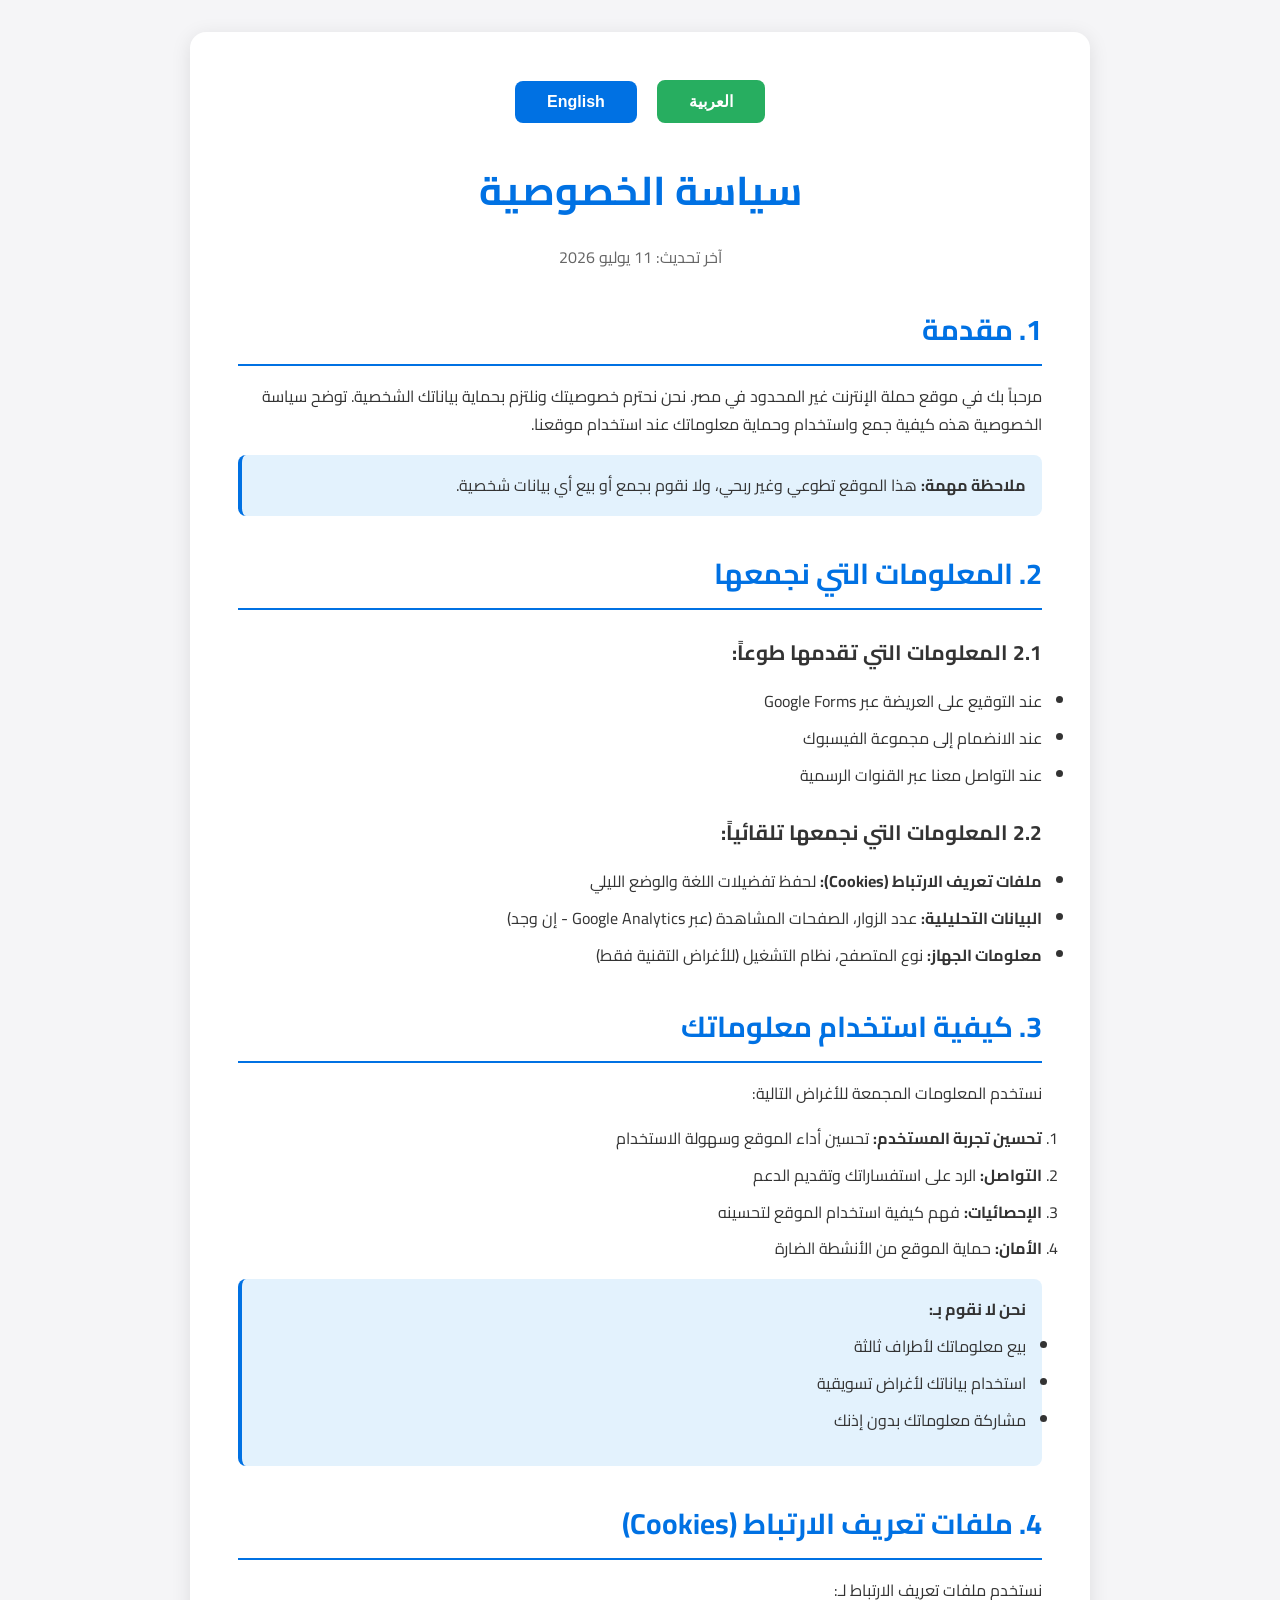
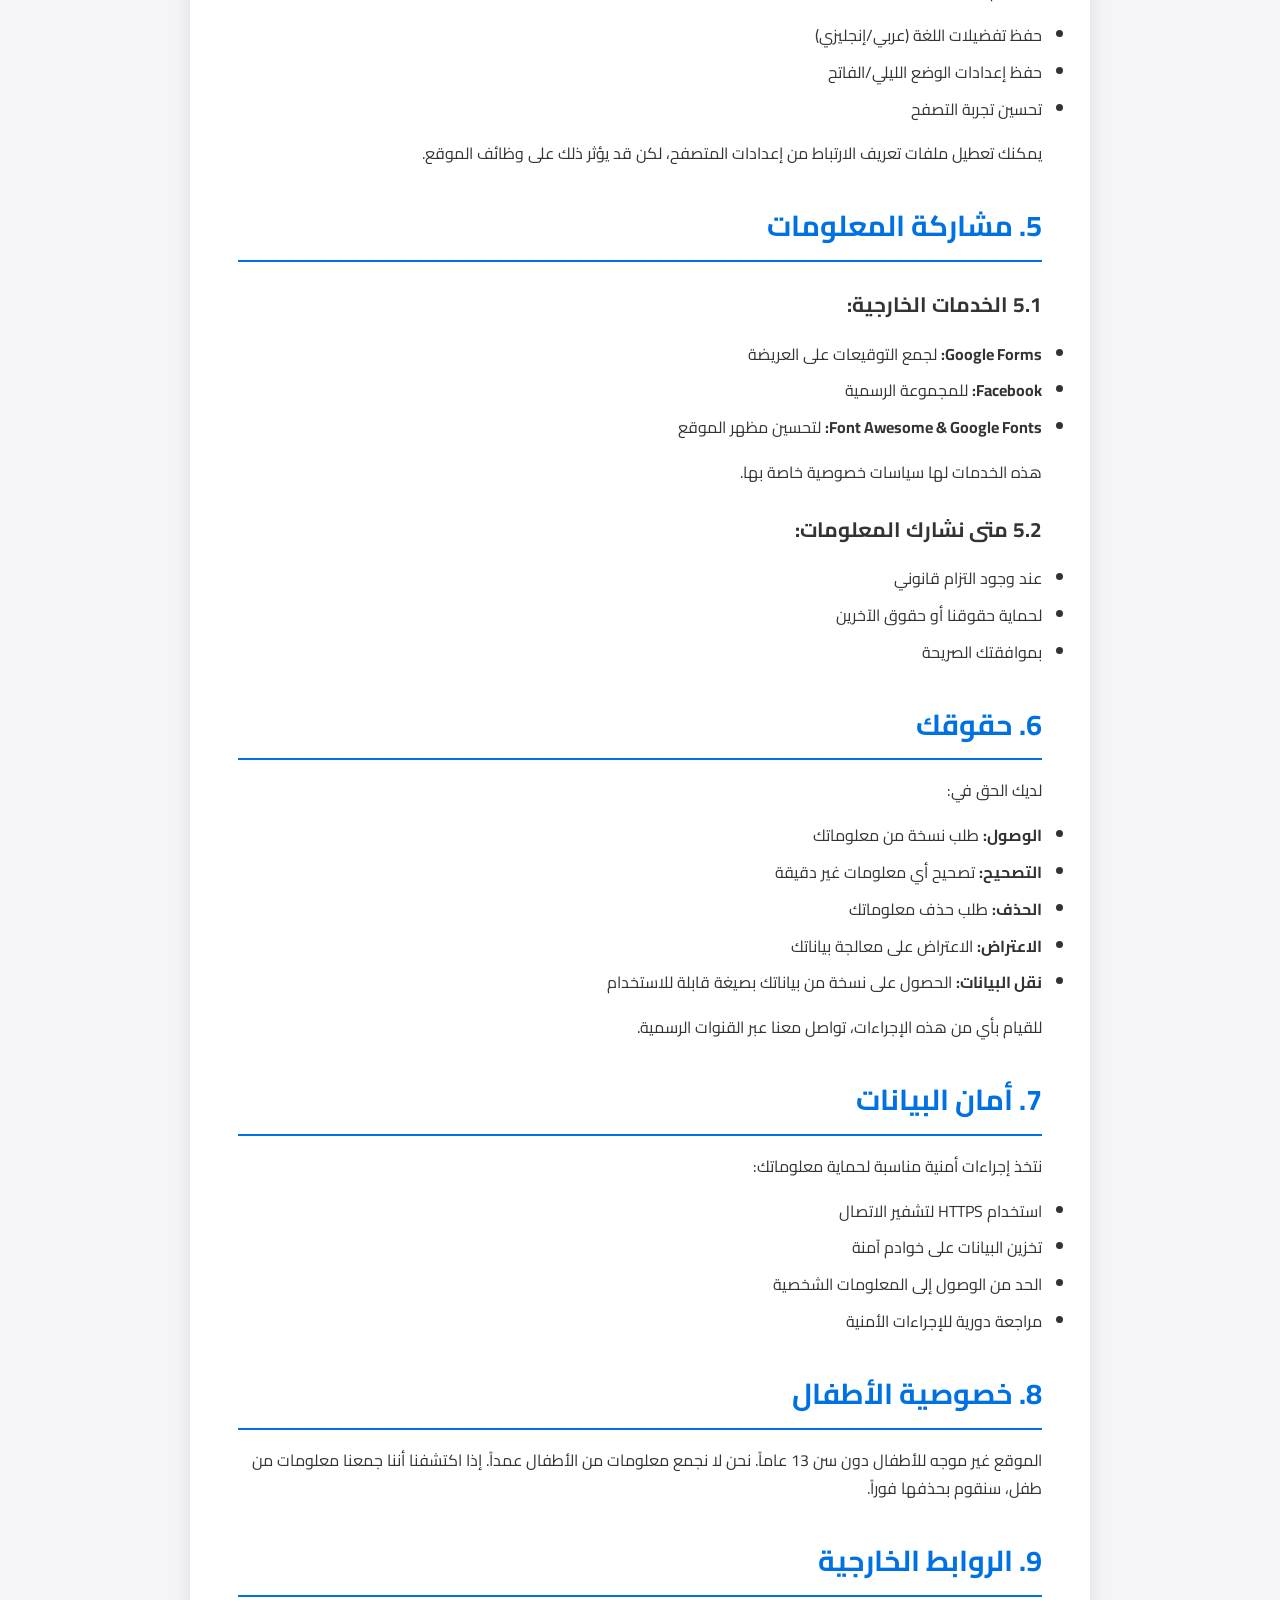
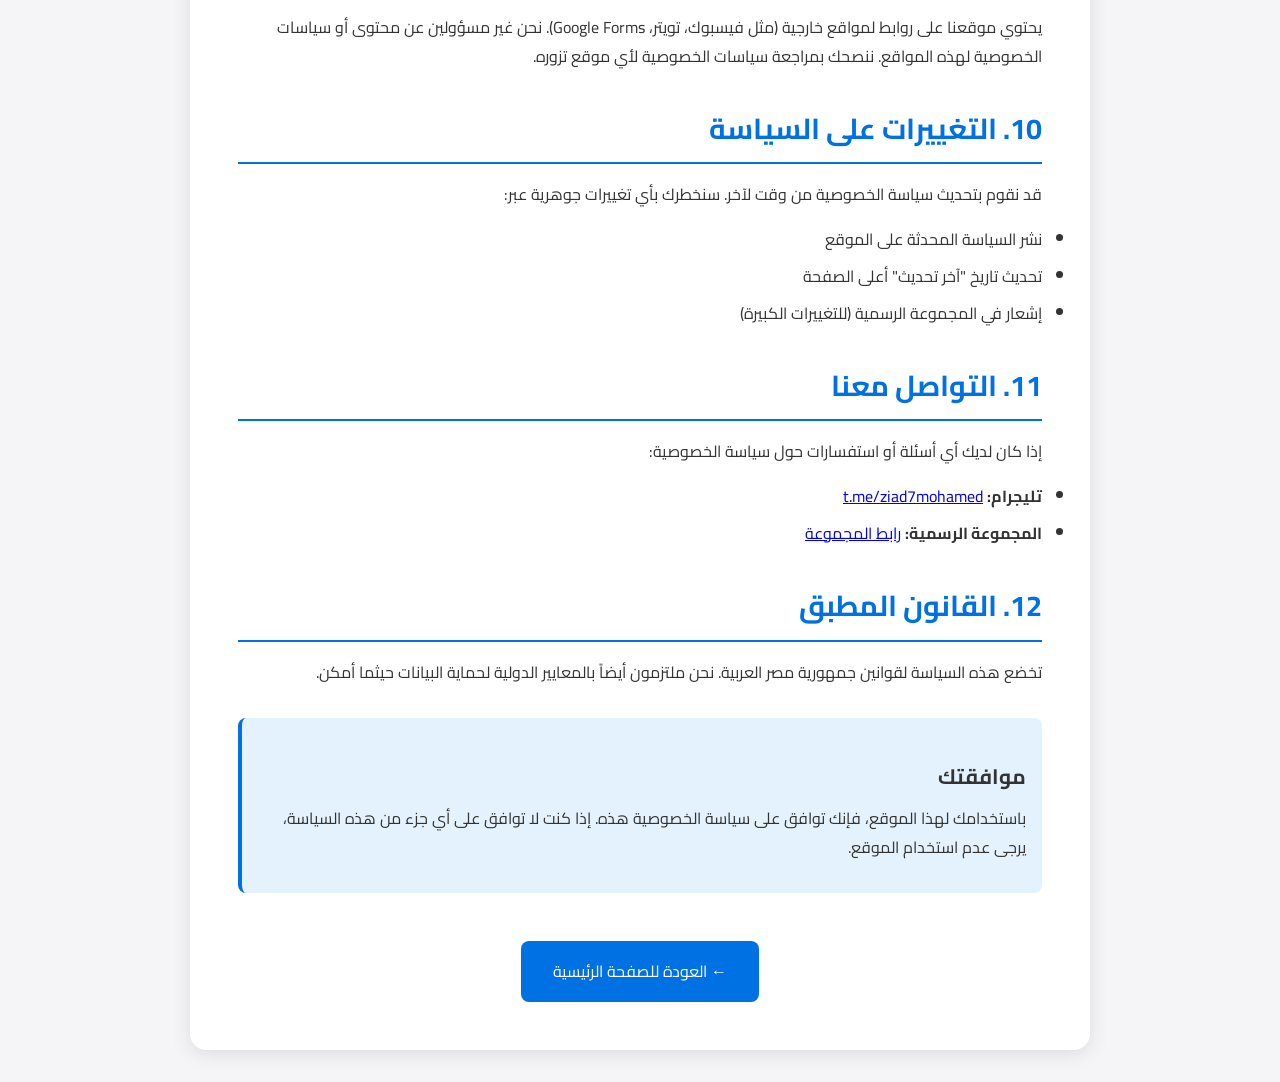
<file: privacy-policy.html>
<!DOCTYPE html>
<html lang="ar" dir="rtl">
<head>
    <meta charset="UTF-8">
    <meta name="viewport" content="width=device-width, initial-scale=1.0">
    <title>سياسة الخصوصية | Privacy Policy - حملة الإنترنت غير المحدود في مصر</title>
    <meta name="description" content="سياسة الخصوصية الخاصة بحملة الإنترنت غير المحدود في مصر: كيف نتعامل مع بياناتك عند توقيع العريضة أو استخدام الموقع.">
    <meta name="robots" content="index, follow">
    <link rel="canonical" href="https://net4eg.github.io/unlimited-internet-egypt/privacy-policy.html">
    <link href="https://fonts.googleapis.com/css2?family=Cairo:wght@400;600;700&display=swap" rel="stylesheet">
    <style>
        * {
            margin: 0;
            padding: 0;
            box-sizing: border-box;
        }
        
        body {
            font-family: 'Cairo', sans-serif;
            line-height: 1.8;
            color: #333;
            background: #f5f5f7;
            padding: 2rem 1rem;
        }
        
        .container {
            max-width: 900px;
            margin: 0 auto;
            background: white;
            padding: 3rem;
            border-radius: 16px;
            box-shadow: 0 4px 20px rgba(0,0,0,0.1);
        }
        
        h1 {
            color: #0071e3;
            font-size: 2.5rem;
            margin-bottom: 1rem;
            text-align: center;
        }
        
        h2 {
            color: #0071e3;
            font-size: 1.8rem;
            margin: 2rem 0 1rem;
            border-bottom: 2px solid #0071e3;
            padding-bottom: 0.5rem;
        }
        
        h3 {
            color: #333;
            font-size: 1.3rem;
            margin: 1.5rem 0 0.5rem;
        }
        
        p {
            margin-bottom: 1rem;
        }
        
        ul, ol {
            margin: 1rem 0 1rem 2rem;
        }
        
        li {
            margin-bottom: 0.5rem;
        }
        
        .lang-toggle {
            text-align: center;
            margin-bottom: 2rem;
        }
        
        .lang-btn {
            background: #0071e3;
            color: white;
            border: none;
            padding: 0.75rem 2rem;
            border-radius: 8px;
            cursor: pointer;
            font-size: 1rem;
            font-weight: 600;
            margin: 0 0.5rem;
            transition: all 0.3s;
        }
        
        .lang-btn:hover {
            background: #0066cc;
            transform: translateY(-2px);
        }
        
        .lang-btn.active {
            background: #27ae60;
        }
        
        .section {
            margin-bottom: 2rem;
        }
        
        .highlight {
            background: #e3f2fd;
            padding: 1rem;
            border-left: 4px solid #0071e3;
            border-radius: 8px;
            margin: 1rem 0;
        }
        
        .back-btn {
            display: inline-block;
            background: #0071e3;
            color: white;
            padding: 1rem 2rem;
            border-radius: 8px;
            text-decoration: none;
            margin-top: 2rem;
            transition: all 0.3s;
        }
        
        .back-btn:hover {
            background: #0066cc;
            transform: translateY(-2px);
        }
        
        .arabic-content, .english-content {
            display: none;
        }
        
        .arabic-content.active, .english-content.active {
            display: block;
        }
        
        @media (max-width: 768px) {
            .container {
                padding: 1.5rem;
            }
            
            h1 {
                font-size: 2rem;
            }
            
            h2 {
                font-size: 1.5rem;
            }
        }
    </style>
</head>
<body>
    <div class="container">
        <div class="lang-toggle">
            <button class="lang-btn active" onclick="switchLang('ar')" id="btnAr">العربية</button>
            <button class="lang-btn" onclick="switchLang('en')" id="btnEn">English</button>
        </div>

        <!-- المحتوى العربي -->
        <div class="arabic-content active" id="arabicContent">
            <h1>سياسة الخصوصية</h1>
            <p style="text-align: center; color: #666; margin-bottom: 2rem;">
                آخر تحديث: 11 يوليو 2026
            </p>

            <div class="section">
                <h2>1. مقدمة</h2>
                <p>
                    مرحباً بك في موقع حملة الإنترنت غير المحدود في مصر. نحن نحترم خصوصيتك ونلتزم بحماية بياناتك الشخصية. 
                    توضح سياسة الخصوصية هذه كيفية جمع واستخدام وحماية معلوماتك عند استخدام موقعنا.
                </p>
                <div class="highlight">
                    <strong>ملاحظة مهمة:</strong> هذا الموقع تطوعي وغير ربحي، ولا نقوم بجمع أو بيع أي بيانات شخصية.
                </div>
            </div>

            <div class="section">
                <h2>2. المعلومات التي نجمعها</h2>
                <h3>2.1 المعلومات التي تقدمها طوعاً:</h3>
                <ul>
                    <li>عند التوقيع على العريضة عبر Google Forms</li>
                    <li>عند الانضمام إلى مجموعة الفيسبوك</li>
                    <li>عند التواصل معنا عبر القنوات الرسمية</li>
                </ul>

                <h3>2.2 المعلومات التي نجمعها تلقائياً:</h3>
                <ul>
                    <li><strong>ملفات تعريف الارتباط (Cookies):</strong> لحفظ تفضيلات اللغة والوضع الليلي</li>
                    <li><strong>البيانات التحليلية:</strong> عدد الزوار، الصفحات المشاهدة (عبر Google Analytics - إن وجد)</li>
                    <li><strong>معلومات الجهاز:</strong> نوع المتصفح، نظام التشغيل (للأغراض التقنية فقط)</li>
                </ul>
            </div>

            <div class="section">
                <h2>3. كيفية استخدام معلوماتك</h2>
                <p>نستخدم المعلومات المجمعة للأغراض التالية:</p>
                <ol>
                    <li><strong>تحسين تجربة المستخدم:</strong> تحسين أداء الموقع وسهولة الاستخدام</li>
                    <li><strong>التواصل:</strong> الرد على استفساراتك وتقديم الدعم</li>
                    <li><strong>الإحصائيات:</strong> فهم كيفية استخدام الموقع لتحسينه</li>
                    <li><strong>الأمان:</strong> حماية الموقع من الأنشطة الضارة</li>
                </ol>
                
                <div class="highlight">
                    <strong>نحن لا نقوم بـ:</strong>
                    <ul style="margin-top: 0.5rem;">
                        <li>بيع معلوماتك لأطراف ثالثة</li>
                        <li>استخدام بياناتك لأغراض تسويقية</li>
                        <li>مشاركة معلوماتك بدون إذنك</li>
                    </ul>
                </div>
            </div>

            <div class="section">
                <h2>4. ملفات تعريف الارتباط (Cookies)</h2>
                <p>نستخدم ملفات تعريف الارتباط لـ:</p>
                <ul>
                    <li>حفظ تفضيلات اللغة (عربي/إنجليزي)</li>
                    <li>حفظ إعدادات الوضع الليلي/الفاتح</li>
                    <li>تحسين تجربة التصفح</li>
                </ul>
                <p>
                    يمكنك تعطيل ملفات تعريف الارتباط من إعدادات المتصفح، لكن قد يؤثر ذلك على وظائف الموقع.
                </p>
            </div>

            <div class="section">
                <h2>5. مشاركة المعلومات</h2>
                <h3>5.1 الخدمات الخارجية:</h3>
                <ul>
                    <li><strong>Google Forms:</strong> لجمع التوقيعات على العريضة</li>
                    <li><strong>Facebook:</strong> للمجموعة الرسمية</li>
                    <li><strong>Font Awesome & Google Fonts:</strong> لتحسين مظهر الموقع</li>
                </ul>
                <p>هذه الخدمات لها سياسات خصوصية خاصة بها.</p>

                <h3>5.2 متى نشارك المعلومات:</h3>
                <ul>
                    <li>عند وجود التزام قانوني</li>
                    <li>لحماية حقوقنا أو حقوق الآخرين</li>
                    <li>بموافقتك الصريحة</li>
                </ul>
            </div>

            <div class="section">
                <h2>6. حقوقك</h2>
                <p>لديك الحق في:</p>
                <ul>
                    <li><strong>الوصول:</strong> طلب نسخة من معلوماتك</li>
                    <li><strong>التصحيح:</strong> تصحيح أي معلومات غير دقيقة</li>
                    <li><strong>الحذف:</strong> طلب حذف معلوماتك</li>
                    <li><strong>الاعتراض:</strong> الاعتراض على معالجة بياناتك</li>
                    <li><strong>نقل البيانات:</strong> الحصول على نسخة من بياناتك بصيغة قابلة للاستخدام</li>
                </ul>
                <p>للقيام بأي من هذه الإجراءات، تواصل معنا عبر القنوات الرسمية.</p>
            </div>

            <div class="section">
                <h2>7. أمان البيانات</h2>
                <p>نتخذ إجراءات أمنية مناسبة لحماية معلوماتك:</p>
                <ul>
                    <li>استخدام HTTPS لتشفير الاتصال</li>
                    <li>تخزين البيانات على خوادم آمنة</li>
                    <li>الحد من الوصول إلى المعلومات الشخصية</li>
                    <li>مراجعة دورية للإجراءات الأمنية</li>
                </ul>
            </div>

            <div class="section">
                <h2>8. خصوصية الأطفال</h2>
                <p>
                    الموقع غير موجه للأطفال دون سن 13 عاماً. نحن لا نجمع معلومات من الأطفال عمداً. 
                    إذا اكتشفنا أننا جمعنا معلومات من طفل، سنقوم بحذفها فوراً.
                </p>
            </div>

            <div class="section">
                <h2>9. الروابط الخارجية</h2>
                <p>
                    يحتوي موقعنا على روابط لمواقع خارجية (مثل فيسبوك، تويتر، Google Forms). 
                    نحن غير مسؤولين عن محتوى أو سياسات الخصوصية لهذه المواقع. 
                    ننصحك بمراجعة سياسات الخصوصية لأي موقع تزوره.
                </p>
            </div>

            <div class="section">
                <h2>10. التغييرات على السياسة</h2>
                <p>
                    قد نقوم بتحديث سياسة الخصوصية من وقت لآخر. سنخطرك بأي تغييرات جوهرية عبر:
                </p>
                <ul>
                    <li>نشر السياسة المحدثة على الموقع</li>
                    <li>تحديث تاريخ "آخر تحديث" أعلى الصفحة</li>
                    <li>إشعار في المجموعة الرسمية (للتغييرات الكبيرة)</li>
                </ul>
            </div>

            <div class="section">
                <h2>11. التواصل معنا</h2>
                <p>إذا كان لديك أي أسئلة أو استفسارات حول سياسة الخصوصية:</p>
                <ul>
                    <li><strong>تليجرام:</strong> <a href="https://t.me/ziad7mohamed" target="_blank">t.me/ziad7mohamed</a></li>
                    <li><strong>المجموعة الرسمية:</strong> <a href="https://www.facebook.com/share/g/16oiiv7GdB/" target="_blank">رابط المجموعة</a></li>
                </ul>
            </div>

            <div class="section">
                <h2>12. القانون المطبق</h2>
                <p>
                    تخضع هذه السياسة لقوانين جمهورية مصر العربية. 
                    نحن ملتزمون أيضاً بالمعايير الدولية لحماية البيانات حيثما أمكن.
                </p>
            </div>

            <div class="highlight">
                <h3>موافقتك</h3>
                <p>
                    باستخدامك لهذا الموقع، فإنك توافق على سياسة الخصوصية هذه. 
                    إذا كنت لا توافق على أي جزء من هذه السياسة، يرجى عدم استخدام الموقع.
                </p>
            </div>

            <center>
                <a href="index.html" class="back-btn">← العودة للصفحة الرئيسية</a>
            </center>
        </div>

        <!-- English Content -->
        <div class="english-content" id="englishContent">
            <h1>Privacy Policy</h1>
            <p style="text-align: center; color: #666; margin-bottom: 2rem;">
                Last Updated: July  11, 2026
            </p>

            <div class="section">
                <h2>1. Introduction</h2>
                <p>
                    Welcome to the Unlimited Internet Campaign in Egypt website. We respect your privacy and are committed 
                    to protecting your personal data. This Privacy Policy explains how we collect, use, and protect your 
                    information when you use our website.
                </p>
                <div class="highlight">
                    <strong>Important Note:</strong> This website is voluntary and non-profit. We do not collect or sell any personal data.
                </div>
            </div>

            <div class="section">
                <h2>2. Information We Collect</h2>
                <h3>2.1 Information You Provide Voluntarily:</h3>
                <ul>
                    <li>When signing the petition via Google Forms</li>
                    <li>When joining the Facebook group</li>
                    <li>When contacting us through official channels</li>
                </ul>

                <h3>2.2 Information Collected Automatically:</h3>
                <ul>
                    <li><strong>Cookies:</strong> To save language and dark mode preferences</li>
                    <li><strong>Analytics Data:</strong> Visitor count, pages viewed (via Google Analytics if applicable)</li>
                    <li><strong>Device Information:</strong> Browser type, operating system (for technical purposes only)</li>
                </ul>
            </div>

            <div class="section">
                <h2>3. How We Use Your Information</h2>
                <p>We use collected information for:</p>
                <ol>
                    <li><strong>Improving User Experience:</strong> Enhancing website performance and usability</li>
                    <li><strong>Communication:</strong> Responding to inquiries and providing support</li>
                    <li><strong>Statistics:</strong> Understanding website usage for improvements</li>
                    <li><strong>Security:</strong> Protecting the website from harmful activities</li>
                </ol>
                
                <div class="highlight">
                    <strong>We Do Not:</strong>
                    <ul style="margin-top: 0.5rem;">
                        <li>Sell your information to third parties</li>
                        <li>Use your data for marketing purposes</li>
                        <li>Share your information without permission</li>
                    </ul>
                </div>
            </div>

            <div class="section">
                <h2>4. Cookies</h2>
                <p>We use cookies to:</p>
                <ul>
                    <li>Save language preferences (Arabic/English)</li>
                    <li>Save dark/light mode settings</li>
                    <li>Improve browsing experience</li>
                </ul>
                <p>
                    You can disable cookies in your browser settings, but this may affect website functionality.
                </p>
            </div>

            <div class="section">
                <h2>5. Information Sharing</h2>
                <h3>5.1 External Services:</h3>
                <ul>
                    <li><strong>Google Forms:</strong> For collecting petition signatures</li>
                    <li><strong>Facebook:</strong> For the official group</li>
                    <li><strong>Font Awesome & Google Fonts:</strong> For website design</li>
                </ul>
                <p>These services have their own privacy policies.</p>

                <h3>5.2 When We Share Information:</h3>
                <ul>
                    <li>When legally required</li>
                    <li>To protect our rights or others' rights</li>
                    <li>With your explicit consent</li>
                </ul>
            </div>

            <div class="section">
                <h2>6. Your Rights</h2>
                <p>You have the right to:</p>
                <ul>
                    <li><strong>Access:</strong> Request a copy of your information</li>
                    <li><strong>Correction:</strong> Correct any inaccurate information</li>
                    <li><strong>Deletion:</strong> Request deletion of your information</li>
                    <li><strong>Object:</strong> Object to data processing</li>
                    <li><strong>Data Portability:</strong> Receive your data in a usable format</li>
                </ul>
                <p>To exercise these rights, contact us through official channels.</p>
            </div>

            <div class="section">
                <h2>7. Data Security</h2>
                <p>We take appropriate security measures to protect your information:</p>
                <ul>
                    <li>Using HTTPS for encrypted connections</li>
                    <li>Storing data on secure servers</li>
                    <li>Limiting access to personal information</li>
                    <li>Regular security reviews</li>
                </ul>
            </div>

            <div class="section">
                <h2>8. Children's Privacy</h2>
                <p>
                    This website is not directed to children under 13. We do not knowingly collect information from children. 
                    If we discover we have collected information from a child, we will delete it immediately.
                </p>
            </div>

            <div class="section">
                <h2>9. External Links</h2>
                <p>
                    Our website contains links to external sites (Facebook, Twitter, Google Forms). 
                    We are not responsible for the content or privacy policies of these sites. 
                    We recommend reviewing the privacy policies of any site you visit.
                </p>
            </div>

            <div class="section">
                <h2>10. Policy Changes</h2>
                <p>
                    We may update this Privacy Policy from time to time. We will notify you of significant changes through:
                </p>
                <ul>
                    <li>Posting the updated policy on the website</li>
                    <li>Updating the "Last Updated" date at the top</li>
                    <li>Announcement in the official group (for major changes)</li>
                </ul>
            </div>

            <div class="section">
                <h2>11. Contact Us</h2>
                <p>If you have questions about this Privacy Policy:</p>
                <ul>
                    <li><strong>Telegram:</strong> <a href="https://t.me/ziad7mohamed" target="_blank">t.me/ziad7mohamed</a></li>
                    <li><strong>Official Group:</strong> <a href="https://www.facebook.com/share/g/16oiiv7GdB/" target="_blank">Group Link</a></li>
                </ul>
            </div>

            <div class="section">
                <h2>12. Applicable Law</h2>
                <p>
                    This policy is subject to the laws of the Arab Republic of Egypt. 
                    We are also committed to international data protection standards where applicable.
                </p>
            </div>

            <div class="highlight">
                <h3>Your Consent</h3>
                <p>
                    By using this website, you consent to this Privacy Policy. 
                    If you do not agree with any part of this policy, please do not use the website.
                </p>
            </div>

            <center>
                <a href="index.html" class="back-btn">← Back to Homepage</a>
            </center>
        </div>
    </div>

    <script>
        function switchLang(lang) {
            const arabicContent = document.getElementById('arabicContent');
            const englishContent = document.getElementById('englishContent');
            const btnAr = document.getElementById('btnAr');
            const btnEn = document.getElementById('btnEn');
            
            if (lang === 'ar') {
                arabicContent.classList.add('active');
                englishContent.classList.remove('active');
                btnAr.classList.add('active');
                btnEn.classList.remove('active');
                document.documentElement.setAttribute('lang', 'ar');
                document.documentElement.setAttribute('dir', 'rtl');
            } else {
                arabicContent.classList.remove('active');
                englishContent.classList.add('active');
                btnAr.classList.remove('active');
                btnEn.classList.add('active');
                document.documentElement.setAttribute('lang', 'en');
                document.documentElement.setAttribute('dir', 'ltr');
            }
        }
    </script>
</body>
</html>
</file>
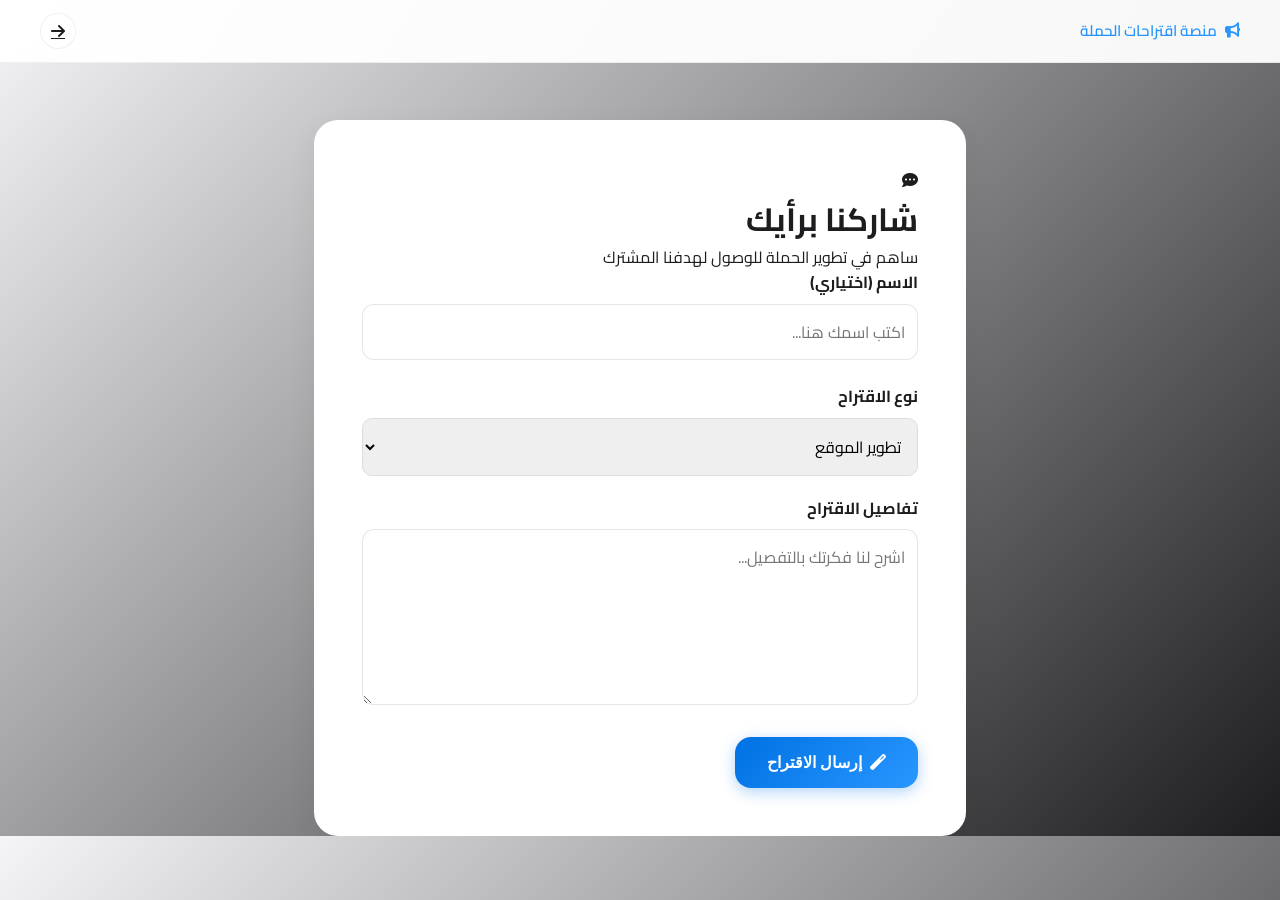
<file: suggestions.html>
<!DOCTYPE html>
<html lang="ar" dir="rtl">
<head>
    <meta charset="UTF-8">
    <meta name="viewport" content="width=device-width, initial-scale=1.0">
    <title>شاركنا اقتراحك | حملة الإنترنت غير المحدود في مصر</title>
    <meta name="description" content="شاركنا باقتراحاتك لتطوير حملة الإنترنت غير المحدود في مصر أو أبلغ عن مشكلة في الموقع.">
    <meta name="robots" content="index, follow">
    <link rel="canonical" href="https://net4eg.github.io/unlimited-internet-egypt/suggestions.html">
    <link rel="stylesheet" href="style.css">
    <link href="https://fonts.googleapis.com/css2?family=Cairo:wght@400;700&display=swap" rel="stylesheet">
    <link rel="stylesheet" href="https://cdnjs.cloudflare.com/ajax/libs/font-awesome/6.5.0/css/all.min.css">
</head>
<body class="suggestions-page">
    <div class="top-banner">
        <div class="top-banner-content">
            <span class="banner-text"><i class="fas fa-bullhorn"></i> منصة اقتراحات الحملة</span>
            <a href="index.html" class="icon-btn"><i class="fas fa-arrow-right"></i></a>
        </div>
    </div>

    <main class="container" style="margin-top: 120px; max-width: 700px;">
        <div class="form-container" data-aos="zoom-in">
            <div class="form-header">
                <i class="fas fa-comment-dots"></i>
                <h1>شاركنا برأيك</h1>
                <p>ساهم في تطوير الحملة للوصول لهدفنا المشترك</p>
            </div>

            <form id="suggestionForm" action="https://docs.google.com/forms/d/e/1FAIpQLSfcZl3rHA2x1ymOswPrRQBszX9_PRRDF9-OCB6RyD3_Z6QNUQ/formResponse" method="POST" target="hidden_iframe" onsubmit="submitted=true;">
                <div class="input-group">
                    <label>الاسم (اختياري)</label>
                    <input type="text" name="entry.312403167" placeholder="اكتب اسمك هنا...">
                </div>
                
                <div class="input-group" style="margin-bottom: 20px;">
               <label style="display: block; font-weight: 700; margin-bottom: 8px;">نوع الاقتراح</label>
               <select name="entry.1632554385" required style="width: 100%; padding: 12px; border-radius: 10px; border: 1px solid #ddd; font-family: 'Cairo';">
               <option value="تطوير الموقع">تطوير الموقع</option>
               <option value="فكره الحمله">فكره الحمله</option>
               <option value="بلاغ عن مشكله">بلاغ عن مشكله</option>
               </select>
               </div>

                <div class="input-group">
                    <label>تفاصيل الاقتراح</label>
                    <textarea name="entry.703507982" rows="5" placeholder="اشرح لنا فكرتك بالتفصيل..." required></textarea>
                </div>

                <button type="submit" class="btn btn-primary btn-block">
                    <i class="fas fa-magic"></i> إرسال الاقتراح
                </button>
            </form>
            
            <iframe name="hidden_iframe" id="hidden_iframe" style="display:none;" onload="if(submitted) { showSuccess(); }"></iframe>
        </div>
    </main>

    <script>
        let submitted = false;
        function showSuccess() {
            alert('تم استلام اقتراحك بنجاح! شكراً لمساهمتك.');
            window.location.href = 'index.html?sent=true';
        }
    </script>

    <!-- JavaScript -->
    <script defer src="app-optimized.js"></script>
</body>
</html>
</file>
<file: style.css>
/* متغيرات CSS العامة */
:root {
    --primary-color: #0071e3;
    --primary-dark: #0066cc;
    --secondary-color: #2997ff;
    --success-color: #30d158;
    --warning-color: #ff9500;
    --danger-color: #ff3b30;
    
    --bg-light: #f5f5f7;
    --bg-dark: #1d1d1f;
    --surface-light: #ffffff;
    --surface-dark: #2c2c2e;
    
    --text-light: #1d1d1f;
    --text-dark: #f5f5f7;
    --text-muted: #86868b;
    
    --transition-smooth: cubic-bezier(0.4, 0, 0.2, 1);
    
    --radius-sm: 8px;
    --radius-md: 12px;
    --radius-lg: 16px;
    --radius-xl: 24px;
    --radius-xxl: 32px;
    
    --spacing-xs: 0.5rem;
    --spacing-sm: 1rem;
    --spacing-md: 1.5rem;
    --spacing-lg: 2rem;
    --spacing-xl: 3rem;
    --spacing-xxl: 4rem;
}

/* إعدادات عامة */
* {
    margin: 0;
    padding: 0;
    box-sizing: border-box;
}

html {
    scroll-behavior: smooth;
    overflow-x: hidden;
}

body {
    font-family: 'Cairo', -apple-system, BlinkMacSystemFont, 'Segoe UI', sans-serif;
    background: linear-gradient(135deg, var(--bg-light) 0%, var(--bg-dark) 100%);
    color: var(--text-light);
    line-height: 1.6;
    overflow-x: hidden;
    transition: all 0.3s var(--transition-smooth);
    -webkit-font-smoothing: antialiased;
    direction: rtl;
}

body.dark-mode {
    --bg-light: #000000;
    --bg-dark: #1d1d1f;
    --surface-light: #2c2c2e;
    --surface-dark: #1c1c1e;
    --text-light: #f5f5f7;
    --text-muted: #a0a0a5;
}

.container {
    max-width: 1200px;
    margin: 0 auto;
    padding: 0 var(--spacing-md);
}

/* شاشة الترحيب */
.welcome-screen {
    position: fixed;
    inset: 0;
    background: linear-gradient(135deg, var(--primary-color) 0%, var(--secondary-color) 100%);
    display: flex;
    align-items: center;
    justify-content: center;
    z-index: 9999;
    opacity: 1;
    visibility: visible;
    transition: opacity 0.6s ease, visibility 0.6s ease;
}

.welcome-screen.hide {
    opacity: 0;
    visibility: hidden;
    pointer-events: none;
}

.welcome-content {
    text-align: center;
    animation: fadeInUp 1s var(--transition-smooth);
}

.loader-animation {
    position: relative;
    width: 100px;
    height: 100px;
    margin: 0 auto 2rem;
}

.loader-icon {
    font-size: 4rem;
    color: white;
    animation: bounce 1s ease infinite;
}

.welcome-title {
    font-size: 2.5rem;
    font-weight: 700;
    margin-bottom: 0.5rem;
    color: white;
}

.welcome-subtitle {
    font-size: 1.2rem;
    color: rgba(255, 255, 255, 0.9);
}

/* البانر العلوي */
.top-banner {
    position: fixed;
    top: 0;
    left: 0;
    right: 0;
    background: rgba(255, 255, 255, 0.95);
    backdrop-filter: blur(20px);
    -webkit-backdrop-filter: blur(20px);
    border-bottom: 1px solid rgba(0, 0, 0, 0.06);
    padding: 0.8rem var(--spacing-md);
    z-index: 1000;
    animation: slideDown 0.6s var(--transition-smooth);
}

body.dark-mode .top-banner {
    background: rgba(29, 29, 31, 0.95);
    border-bottom: 1px solid rgba(255, 255, 255, 0.1);
}

.top-banner-content {
    max-width: 1200px;
    margin: 0 auto;
    display: flex;
    align-items: center;
    justify-content: space-between;
    gap: 1rem;
    flex-wrap: wrap;
}

.banner-text {
    font-size: 0.95rem;
    font-weight: 600;
    background: linear-gradient(135deg, var(--primary-color), var(--secondary-color));
    -webkit-background-clip: text;
    -webkit-text-fill-color: transparent;
    background-clip: text;
    display: flex;
    align-items: center;
    gap: 0.5rem;
    flex: 1;
    min-width: 200px;
}

.banner-actions {
    display: flex;
    gap: 0.5rem;
    flex-shrink: 0;
}

.icon-btn {
    width: 36px;
    height: 36px;
    min-width: 36px;
    border-radius: 50%;
    background: var(--surface-light);
    border: 1px solid rgba(0, 0, 0, 0.06);
    color: var(--text-light);
    display: flex;
    align-items: center;
    justify-content: center;
    cursor: pointer;
    transition: all 0.3s var(--transition-smooth);
}

body.dark-mode .icon-btn {
    background: var(--surface-dark);
    border: 1px solid rgba(255, 255, 255, 0.1);
    color: var(--text-light);
}

.icon-btn:hover {
    background: var(--primary-color);
    color: white;
    transform: scale(1.1);
}

/* الهيدر */
header {
    position: fixed;
    top: 80px;
    left: 50%;
    transform: translateX(-50%);
    width: 90%;
    max-width: 1200px;
    background: rgba(255, 255, 255, 0.95);
    backdrop-filter: blur(20px);
    -webkit-backdrop-filter: blur(20px);
    border: 1px solid rgba(0, 0, 0, 0.06);
    border-radius: var(--radius-xl);
    padding: 1rem var(--spacing-md);
    z-index: 999;
    box-shadow: 0 8px 32px rgba(0, 0, 0, 0.1);
    animation: fadeInDown 0.8s var(--transition-smooth);
}

body.dark-mode header {
    background: rgba(29, 29, 31, 0.95);
    border: 1px solid rgba(255, 255, 255, 0.1);
}

.header-content {
    display: flex;
    align-items: center;
    justify-content: space-between;
}

.logo-container {
    display: flex;
    align-items: center;
    gap: 0.75rem;
}

.logo-icon {
    font-size: 1.8rem;
    color: var(--primary-color);
    animation: rotate 3s linear infinite;
}

.site-logo{
    width:52px;
    height:52px;
    object-fit:contain;
    flex-shrink:0;
    user-select:none;
    transition:transform .25s ease;
}

.site-logo:hover{
    transform:scale(1.08);
}

.logo-container{
    display:flex;
    align-items:center;
    gap:14px;
}

#siteTitle{
    font-size:1.55rem;
    font-weight:800;
    letter-spacing:-0.3px;
    color:var(--text-light);
}
.nav-list {
    display: flex;
    gap: var(--spacing-md);
    list-style: none;
}

.nav-list a {
    color: var(--text-light);
    text-decoration: none;
    font-weight: 600;
    padding: 0.5rem 1rem;
    border-radius: var(--radius-md);
    transition: all 0.3s var(--transition-smooth);
}

.nav-list a:hover {
    background: var(--primary-color);
    color: white;
    transform: translateY(-2px);
}

.menu-icon {
    display: none;
    flex-direction: column;
    gap: 5px;
    background: transparent;
    border: none;
    cursor: pointer;
    padding: 5px;
}

.menu-icon .bar {
    width: 25px;
    height: 3px;
    background: var(--text-light);
    border-radius: 3px;
    transition: all 0.3s var(--transition-smooth);
}

.menu-icon.active .bar:nth-child(1) {
    transform: rotate(45deg) translate(5px, 5px);
}

.menu-icon.active .bar:nth-child(2) {
    opacity: 0;
}

.menu-icon.active .bar:nth-child(3) {
    transform: rotate(-45deg) translate(7px, -6px);
}

/* Hero Section */
.hero-section {
    min-height: 100vh;
    display: flex;
    align-items: center;
    justify-content: center;
    padding: 180px var(--spacing-md) var(--spacing-xxl);
    position: relative;
    overflow: hidden;
}

.floating-elements {
    position: absolute;
    inset: 0;
    pointer-events: none;
    overflow: hidden;
}

.float-icon {
    position: absolute;
    font-size: 3rem;
    opacity: 0.1;
    animation: float 15s ease-in-out infinite;
}

.float-icon:nth-child(1) { top: 20%; left: 10%; animation-delay: 0s; }
.float-icon:nth-child(2) { top: 60%; right: 15%; animation-delay: 3s; }
.float-icon:nth-child(3) { bottom: 25%; left: 20%; animation-delay: 6s; }
.float-icon:nth-child(4) { top: 40%; right: 25%; animation-delay: 9s; }
.float-icon:nth-child(5) { bottom: 30%; right: 10%; animation-delay: 12s; }

.hero-content {
    text-align: center;
    max-width: 900px;
    z-index: 2;
}

.hero-title {
    font-size: clamp(2.5rem, 6vw, 4rem);
    font-weight: 900;
    line-height: 1.2;
    margin-bottom: var(--spacing-md);
    background: linear-gradient(135deg, var(--primary-color), var(--secondary-color));
    -webkit-background-clip: text;
    -webkit-text-fill-color: transparent;
    background-clip: text;
}

.hero-subtitle {
    font-size: clamp(1.2rem, 3vw, 1.8rem);
    color: var(--text-muted);
    margin-bottom: var(--spacing-xl);
}

.hero-buttons {
    display: flex;
    gap: var(--spacing-md);
    justify-content: center;
    flex-wrap: wrap;
    margin-bottom: var(--spacing-lg);
}

.btn {
    display: inline-flex;
    align-items: center;
    gap: 0.5rem;
    padding: 1rem 2rem;
    border-radius: var(--radius-lg);
    font-weight: 600;
    text-decoration: none;
    cursor: pointer;
    border: none;
    transition: all 0.3s var(--transition-smooth);
    font-size: 1rem;
}

.btn-primary {
    background: linear-gradient(135deg, var(--primary-color), var(--secondary-color));
    color: white;
    box-shadow: 0 4px 15px rgba(0, 113, 227, 0.3);
}

.btn-primary:hover {
    transform: translateY(-3px);
    box-shadow: 0 8px 25px rgba(0, 113, 227, 0.4);
}

.btn-secondary {
    background: linear-gradient(135deg, var(--success-color), #27ae60);
    color: white;
    box-shadow: 0 4px 15px rgba(48, 209, 88, 0.3);
}

.btn-secondary:hover {
    transform: translateY(-3px);
    box-shadow: 0 8px 25px rgba(48, 209, 88, 0.4);
}

.btn-outline {
    background: transparent;
    color: var(--text-light);
    border: 2px solid var(--primary-color);
}

.btn-outline:hover {
    background: var(--primary-color);
    color: white;
    transform: translateY(-3px);
}

.counter {
    font-size: 0.8rem;
    display: block;
    margin-top: 0.3rem;
}

.hero-note {
    display: block;
    font-size: 0.9rem;
    color: var(--text-muted);
}

/* قسم الشركات */
.operators-section {
    padding: var(--spacing-xxl) var(--spacing-md);
    background: var(--surface-light);
    border-radius: var(--radius-xxl);
    margin: var(--spacing-xxl) 0;
}

body.dark-mode .operators-section {
    background: var(--surface-dark);
}

.section-title {
    font-size: clamp(1.8rem, 4vw, 2.5rem);
    font-weight: 700;
    text-align: center;
    margin-bottom: var(--spacing-xl);
    display: flex;
    align-items: center;
    justify-content: center;
    gap: 0.75rem;
    color: var(--text-light);
    flex-wrap: wrap;
}

.section-title i {
    color: var(--primary-color);
}

.operators-grid {
    display: grid;
    grid-template-columns: repeat(auto-fit, minmax(250px, 1fr));
    gap: var(--spacing-lg);
    margin-top: var(--spacing-xl);
}

.operator-card {
    background: var(--surface-light);
    border: 2px solid rgba(0, 0, 0, 0.06);
    border-radius: var(--radius-lg);
    padding: var(--spacing-lg);
    text-align: center;
    text-decoration: none;
    transition: all 0.3s var(--transition-smooth);
    display: flex;
    flex-direction: column;
    align-items: center;
}

body.dark-mode .operator-card {
    background: var(--surface-dark);
    border: 2px solid rgba(255, 255, 255, 0.1);
}

.operator-card:hover {
    transform: translateY(-10px);
    box-shadow: 0 15px 40px rgba(0, 0, 0, 0.15);
    border-color: var(--primary-color);
}

body.dark-mode .operator-card:hover {
    box-shadow: 0 15px 40px rgba(0, 0, 0, 0.4);
}

.operator-icon {
    width: 80px;
    height: 80px;
    margin-bottom: var(--spacing-md);
    flex-shrink: 0;
}

.operator-icon img {
    width: 100%;
    height: 100%;
    object-fit: contain;
}

.operator-name {
    font-size: 1.3rem;
    font-weight: 700;
    color: var(--text-light);
    margin-bottom: var(--spacing-sm);
}

.operator-desc {
    color: var(--text-muted);
    font-size: 0.95rem;
    margin-bottom: var(--spacing-md);
    line-height: 1.6;
}

.operator-badge {
    background: linear-gradient(135deg, var(--primary-color), var(--secondary-color));
    color: white;
    padding: 0.5rem 1rem;
    border-radius: var(--radius-md);
    font-size: 0.85rem;
    font-weight: 600;
    display: inline-flex;
    align-items: center;
    gap: 0.5rem;
}

/* قسم المراحل */
.phases-container {
    padding: var(--spacing-xxl) var(--spacing-md);
    max-width: 1600px;
    margin: 0 auto;
}

.section-header {
    text-align: center;
    margin-bottom: var(--spacing-xl);
    animation: slideDown 0.6s var(--transition-smooth);
}

.section-subtitle {
    color: var(--text-muted);
    font-size: 1.1rem;
    font-weight: 500;
    margin-top: var(--spacing-sm);
}

.carousel-wrapper {
    overflow-x: auto;
    overflow-y: hidden;
    scroll-behavior: smooth;
    scrollbar-width: thin;
    scrollbar-color: var(--primary-color) transparent;
    padding-bottom: var(--spacing-lg);
    margin-bottom: var(--spacing-lg);
    border-radius: var(--radius-lg);
}

.carousel-wrapper::-webkit-scrollbar {
    height: 10px;
}

.carousel-wrapper::-webkit-scrollbar-track {
    background: rgba(0, 0, 0, 0.06);
    border-radius: var(--radius-md);
}

body.dark-mode .carousel-wrapper::-webkit-scrollbar-track {
    background: rgba(255, 255, 255, 0.06);
}

.carousel-wrapper::-webkit-scrollbar-thumb {
    background: linear-gradient(180deg, var(--primary-color), var(--secondary-color));
    border-radius: var(--radius-md);
    border: 2px solid transparent;
    background-clip: padding-box;
}

.carousel-wrapper::-webkit-scrollbar-thumb:hover {
    background: linear-gradient(180deg, var(--primary-dark), #0056b3);
    background-clip: padding-box;
}

.phases-carousel {
    display: flex;
    gap: var(--spacing-lg);
    min-width: min-content;
    padding: var(--spacing-md) 0;
}

.phase-card {
    flex: 0 0 380px;
    background: var(--surface-light);
    border: 2px solid rgba(0, 0, 0, 0.06);
    border-radius: var(--radius-xl);
    overflow: hidden;
    transition: all 0.4s var(--transition-smooth);
    display: flex;
    flex-direction: column;
    box-shadow: 0 4px 15px rgba(0, 0, 0, 0.05);
}

body.dark-mode .phase-card {
    background: var(--surface-dark);
    border: 2px solid rgba(255, 255, 255, 0.1);
}

.phase-card:hover {
    border-color: var(--primary-color);
    box-shadow: 0 20px 50px rgba(0, 113, 227, 0.2);
    transform: translateY(-12px);
}

body.dark-mode .phase-card:hover {
    box-shadow: 0 20px 50px rgba(0, 113, 227, 0.3);
}

.phase-card.phase-1 { --card-color: #0071e3; }
.phase-card.phase-2 { --card-color: #34a853; }
.phase-card.phase-3 { --card-color: #fbbc04; }
.phase-card.phase-4 { --card-color: #ea4335; }
.phase-card.phase-5 { --card-color: #9c27b0; }

.phase-header {
    background: linear-gradient(135deg, var(--card-color) 0%, rgba(0, 113, 227, 0.8) 100%);
    color: white;
    padding: var(--spacing-lg);
    position: relative;
    overflow: hidden;
}

.phase-header::before {
    content: '';
    position: absolute;
    top: -50%;
    right: -50%;
    width: 200px;
    height: 200px;
    background: rgba(255, 255, 255, 0.1);
    border-radius: 50%;
    animation: float 6s ease-in-out infinite;
}

.phase-header::after {
    content: '';
    position: absolute;
    bottom: -30%;
    left: -30%;
    width: 150px;
    height: 150px;
    background: rgba(255, 255, 255, 0.05);
    border-radius: 50%;
    animation: float 8s ease-in-out infinite reverse;
}

.phase-number-badge {
    width: 55px;
    height: 55px;
    background: rgba(255, 255, 255, 0.25);
    border: 2px solid white;
    border-radius: 50%;
    display: flex;
    align-items: center;
    justify-content: center;
    font-size: 1.8rem;
    font-weight: 700;
    margin-bottom: var(--spacing-sm);
    position: relative;
    z-index: 1;
    box-shadow: 0 4px 15px rgba(0, 0, 0, 0.2);
}

.phase-title {
    font-size: 1.6rem;
    font-weight: 700;
    margin-bottom: 0.5rem;
    display: flex;
    align-items: center;
    gap: 0.5rem;
    position: relative;
    z-index: 1;
}

.phase-title i {
    font-size: 1.5em;
}

.phase-description {
    font-size: 0.95rem;
    opacity: 0.9;
    line-height: 1.5;
    position: relative;
    z-index: 1;
}

.phase-body {
    padding: var(--spacing-lg);
    flex: 1;
    display: flex;
    flex-direction: column;
    color: var(--text-light);
}

body.dark-mode .phase-body {
    color: var(--text-light);
}

.phase-info {
    font-size: 0.95rem;
    color: var(--text-muted);
    margin-bottom: var(--spacing-md);
    line-height: 1.7;
}

.phase-info a {
    color: var(--primary-color);
    text-decoration: none;
    font-weight: 600;
    transition: all 0.3s var(--transition-smooth);
}

.phase-info a:hover {
    text-decoration: underline;
    color: var(--primary-dark);
}

.toggle-button {
    background: linear-gradient(135deg, var(--primary-color) 0%, var(--primary-dark) 100%);
    color: white;
    border: none;
    padding: 1rem 1.5rem;
    border-radius: var(--radius-md);
    cursor: pointer;
    font-size: 1rem;
    font-weight: 600;
    display: flex;
    align-items: center;
    justify-content: center;
    gap: 0.5rem;
    transition: all 0.3s var(--transition-smooth);
    margin-top: auto;
    box-shadow: 0 4px 12px rgba(0, 113, 227, 0.3);
}

.toggle-button:hover {
    background: linear-gradient(135deg, var(--primary-dark) 0%, #003d82 100%);
    transform: scale(1.05);
    box-shadow: 0 6px 20px rgba(0, 113, 227, 0.4);
}

.toggle-button:active {
    transform: scale(0.98);
}

.toggle-button.active {
    background: linear-gradient(135deg, var(--success-color) 0%, #2d8659 100%);
}

.steps-list {
    display: none;
    margin-top: var(--spacing-md);
    padding-top: var(--spacing-md);
    border-top: 2px solid rgba(0, 0, 0, 0.06);
    animation: slideDown 0.3s var(--transition-smooth);
}

body.dark-mode .steps-list {
    border-top: 2px solid rgba(255, 255, 255, 0.1);
}

.steps-list.active {
    display: block;
}

.step-item {
    padding: 1rem 0;
    border-bottom: 1px solid rgba(0, 0, 0, 0.06);
    display: flex;
    gap: var(--spacing-sm);
    font-size: 0.95rem;
    align-items: flex-start;
    animation: slideIn 0.4s var(--transition-smooth);
}

body.dark-mode .step-item {
    border-bottom: 1px solid rgba(255, 255, 255, 0.06);
}

.step-item:last-child {
    border-bottom: none;
}

.step-number {
    width: 28px;
    height: 28px;
    min-width: 28px;
    display: flex;
    align-items: center;
    justify-content: center;
    font-size: 0.9rem;
    font-weight: 700;
    color: white;
    border-radius: 50%;
    background: var(--card-color);
    flex-shrink: 0;
    box-shadow: 0 2px 8px rgba(0, 0, 0, 0.15);
}

.step-text {
    flex: 1;
    color: var(--text-light);
    line-height: 1.6;
}

.step-text a {
    color: var(--primary-color);
    text-decoration: none;
    font-weight: 600;
    transition: all 0.3s var(--transition-smooth);
}

.step-text a:hover {
    text-decoration: underline;
    color: var(--primary-dark);
}

.step-content {
    margin-top: var(--spacing-md);
    padding: var(--spacing-md);
    background: rgba(0, 113, 227, 0.08);
    border-radius: var(--radius-md);
    border-left: 4px solid var(--card-color);
    animation: slideDown 0.3s var(--transition-smooth);
}

body.dark-mode .step-content {
    background: rgba(0, 113, 227, 0.15);
}

.content-title {
    font-weight: 700;
    color: var(--text-light);
    margin-bottom: var(--spacing-sm);
    font-size: 0.95rem;
}

.complaint-text {
    background: var(--surface-light);
    padding: var(--spacing-md);
    border-radius: var(--radius-md);
    border: 1px solid rgba(0, 0, 0, 0.06);
    font-size: 0.9rem;
    line-height: 1.8;
    color: var(--text-light);
}

body.dark-mode .complaint-text {
    background: rgba(0, 0, 0, 0.2);
    border: 1px solid rgba(255, 255, 255, 0.1);
}

.complaint-text p {
    margin-bottom: 1rem;
    text-align: justify;
}

.complaint-text p:last-child {
    margin-bottom: 0;
}

.operator-section {
    margin-top: var(--spacing-lg);
    padding: var(--spacing-md);
    background: var(--surface-light);
    border-radius: var(--radius-md);
    border: 1px solid rgba(0, 0, 0, 0.06);
    animation: slideDown 0.4s var(--transition-smooth);
}

body.dark-mode .operator-section {
    background: rgba(0, 0, 0, 0.2);
    border: 1px solid rgba(255, 255, 255, 0.1);
}

.operator-contacts {
    background: rgba(0, 0, 0, 0.03);
    padding: var(--spacing-md);
    border-radius: var(--radius-md);
    margin-bottom: var(--spacing-md);
}

body.dark-mode .operator-contacts {
    background: rgba(255, 255, 255, 0.05);
}

.operator-contacts p {
    margin-bottom: 0.5rem;
    font-size: 0.95rem;
    color: var(--text-light);
}

.operator-contacts p:last-child {
    margin-bottom: 0;
}

.operator-contacts a {
    color: var(--primary-color);
    text-decoration: none;
    font-weight: 600;
    word-break: break-word;
}

.operator-contacts a:hover {
    text-decoration: underline;
}

.demands-list {
    list-style: none;
    padding: var(--spacing-md);
    background: rgba(0, 0, 0, 0.03);
    border-radius: var(--radius-md);
    margin: var(--spacing-md) 0;
}

body.dark-mode .demands-list {
    background: rgba(255, 255, 255, 0.05);
}

.demands-list li {
    padding: 1rem 0;
    padding-right: var(--spacing-md);
    border-bottom: 1px solid rgba(0, 0, 0, 0.06);
    font-size: 0.95rem;
    color: var(--text-light);
    position: relative;
    line-height: 1.6;
}

body.dark-mode .demands-list li {
    border-bottom: 1px solid rgba(255, 255, 255, 0.06);
}

.demands-list li:last-child {
    border-bottom: none;
}

.demands-list li::before {
    content: '✓';
    position: absolute;
    right: 0;
    color: var(--success-color);
    font-weight: 700;
    font-size: 1.1rem;
}

.app-links {
    background: var(--surface-light);
    padding: var(--spacing-md);
    border-radius: var(--radius-md);
    border: 1px solid rgba(0, 0, 0, 0.06);
    margin-bottom: var(--spacing-md);
}

body.dark-mode .app-links {
    background: rgba(0, 0, 0, 0.2);
    border: 1px solid rgba(255, 255, 255, 0.1);
}

.app-links p {
    margin-bottom: 0.5rem;
    font-size: 0.9rem;
    color: var(--text-light);
}

.app-links p:last-child {
    margin-bottom: 0;
}

.app-links a {
    color: var(--primary-color);
    text-decoration: none;
    font-weight: 600;
    transition: all 0.3s var(--transition-smooth);
}

.app-links a:hover {
    text-decoration: underline;
    color: var(--primary-dark);
}

.app-rating {
    background: rgba(0, 0, 0, 0.03);
    padding: var(--spacing-md);
    border-radius: var(--radius-md);
    margin-bottom: var(--spacing-md);
}

body.dark-mode .app-rating {
    background: rgba(255, 255, 255, 0.05);
}

.app-rating p {
    margin-bottom: 0.5rem;
    font-size: 0.95rem;
    color: var(--text-light);
}

.app-rating p:last-child {
    margin-bottom: 0;
}

.app-rating a {
    color: var(--primary-color);
    text-decoration: none;
    font-weight: 600;
}

.app-rating a:hover {
    text-decoration: underline;
}

.scroll-hint {
    text-align: center;
    color: var(--text-muted);
    font-size: 0.9rem;
    margin-top: var(--spacing-lg);
    display: flex;
    align-items: center;
    justify-content: center;
    gap: 0.5rem;
    animation: fadeIn 0.8s var(--transition-smooth);
}

.scroll-hint i {
    animation: bounce 2s infinite;
    color: var(--primary-color);
}

.final-note {
    margin-top: var(--spacing-xxl);
    padding: var(--spacing-lg);
    background: linear-gradient(135deg, rgba(234, 67, 53, 0.1) 0%, rgba(251, 188, 4, 0.1) 100%);
    border: 2px solid var(--danger-color);
    border-radius: var(--radius-lg);
    text-align: center;
    animation: slideDown 0.8s var(--transition-smooth);
}

body.dark-mode .final-note {
    background: linear-gradient(135deg, rgba(234, 67, 53, 0.15) 0%, rgba(251, 188, 4, 0.15) 100%);
}

.final-note i {
    color: var(--danger-color);
    font-size: 1.5rem;
    margin-bottom: var(--spacing-sm);
}

.final-note p {
    color: var(--text-light);
    line-height: 1.8;
    font-size: 1rem;
    margin: 0;
}

.step-info-box {
    background: rgba(0, 113, 227, 0.08);
    padding: var(--spacing-md);
    border-radius: var(--radius-md);
    border-left: 4px solid var(--card-color);
    margin-top: var(--spacing-md);
    font-size: 0.95rem;
    color: var(--text-light);
    animation: slideDown 0.3s var(--transition-smooth);
}

body.dark-mode .step-info-box {
    background: rgba(0, 113, 227, 0.15);
}

/* قسم Why */
.why-section {
    padding: var(--spacing-xxl) var(--spacing-md);
}

.reasons-grid {
    display: grid;
    grid-template-columns: repeat(auto-fit, minmax(280px, 1fr));
    gap: var(--spacing-lg);
    margin-top: var(--spacing-xl);
}

.reason-card {
    background: var(--surface-light);
    border: 1px solid rgba(0, 0, 0, 0.06);
    border-radius: var(--radius-xl);
    padding: var(--spacing-lg);
    transition: all 0.3s var(--transition-smooth);
}

body.dark-mode .reason-card {
    background: var(--surface-dark);
    border: 1px solid rgba(255, 255, 255, 0.1);
}

.reason-card:hover {
    transform: translateY(-5px);
    box-shadow: 0 10px 30px rgba(0, 0, 0, 0.1);
}

body.dark-mode .reason-card:hover {
    box-shadow: 0 10px 30px rgba(0, 0, 0, 0.3);
}

.reason-icon {
    width: 60px;
    height: 60px;
    border-radius: 50%;
    background: linear-gradient(135deg, var(--primary-color), var(--secondary-color));
    display: flex;
    align-items: center;
    justify-content: center;
    margin-bottom: var(--spacing-md);
}

.reason-icon i {
    font-size: 1.8rem;
    color: white;
}

.reason-card p {
    color: var(--text-muted);
    line-height: 1.8;
}

/* قسم How */
.how-section {
    padding: var(--spacing-xxl) var(--spacing-md);
    background: var(--surface-light);
    border-radius: var(--radius-xxl);
    margin: var(--spacing-xxl) 0;
}

body.dark-mode .how-section {
    background: var(--surface-dark);
}

.steps-container {
    display: grid;
    grid-template-columns: repeat(auto-fit, minmax(280px, 1fr));
    gap: var(--spacing-lg);
    margin-top: var(--spacing-xl);
}

.step-card {
    background: var(--surface-light);
    border: 1px solid rgba(0, 0, 0, 0.06);
    border-radius: var(--radius-xl);
    padding: var(--spacing-xl);
    text-align: center;
    transition: all 0.3s var(--transition-smooth);
}

body.dark-mode .step-card {
    background: var(--surface-dark);
    border: 1px solid rgba(255, 255, 255, 0.1);
}

.step-card:hover {
    transform: translateY(-10px);
    box-shadow: 0 15px 40px rgba(0, 0, 0, 0.15);
}

body.dark-mode .step-card:hover {
    box-shadow: 0 15px 40px rgba(0, 0, 0, 0.3);
}

.step-card h3 {
    font-size: 1.3rem;
    margin-bottom: var(--spacing-sm);
    color: var(--text-light);
}

.step-card p {
    color: var(--text-muted);
    line-height: 1.6;
    margin-bottom: var(--spacing-md);
}

.step-btn {
    display: inline-flex;
    align-items: center;
    gap: 0.5rem;
    padding: 0.75rem 1.5rem;
    background: var(--primary-color);
    color: white;
    border: none;
    border-radius: var(--radius-lg);
    text-decoration: none;
    cursor: pointer;
    transition: all 0.3s var(--transition-smooth);
    font-weight: 600;
}

.step-btn:hover {
    background: var(--primary-dark);
    transform: translateY(-2px);
}

.social-share-btns {
    display: flex;
    gap: 0.5rem;
    justify-content: center;
}

.social-btn {
    width: 45px;
    height: 45px;
    border-radius: 50%;
    display: flex;
    align-items: center;
    justify-content: center;
    color: white;
    border: none;
    cursor: pointer;
    transition: all 0.3s var(--transition-smooth);
}

.social-btn:hover {
    transform: scale(1.15);
}

.social-btn.whatsapp { background: #25D366; }
.social-btn.telegram { background: #0088cc; }
.social-btn.facebook { background: #1877f2; }
.social-btn.twitter { background: #1DA1F2; }

/* قسم المهمة الحالية */
.mission-section {
    padding: var(--spacing-xxl) var(--spacing-md);
    background: linear-gradient(135deg, rgba(41, 151, 255, 0.05) 0%, rgba(0, 113, 227, 0.05) 100%);
    border-radius: var(--radius-xxl);
    margin: var(--spacing-xxl) 0;
}

body.dark-mode .mission-section {
    background: linear-gradient(135deg, rgba(41, 151, 255, 0.1) 0%, rgba(0, 113, 227, 0.1) 100%);
}

.mission-card {
    background: var(--surface-light);
    border: 2px solid rgba(0, 113, 227, 0.2);
    border-radius: var(--radius-xl);
    padding: var(--spacing-xl);
    box-shadow: 0 8px 32px rgba(0, 113, 227, 0.15);
    overflow: hidden;
}

body.dark-mode .mission-card {
    background: var(--surface-dark);
    border: 2px solid rgba(0, 113, 227, 0.3);
    box-shadow: 0 8px 32px rgba(0, 113, 227, 0.25);
}

.mission-header {
    display: flex;
    align-items: center;
    justify-content: space-between;
    margin-bottom: var(--spacing-lg);
    flex-wrap: wrap;
    gap: var(--spacing-md);
}

.mission-header h3 {
    font-size: clamp(1.3rem, 4vw, 1.8rem);
    font-weight: 700;
    color: var(--text-light);
    margin: 0;
    word-break: break-word;
    overflow-wrap: break-word;
}

.mission-badge {
    display: inline-flex;
    align-items: center;
    gap: 0.5rem;
    padding: 0.75rem 1.5rem;
    background: rgba(234, 67, 53, 0.2);
    border: 2px solid var(--danger-color);
    border-radius: var(--radius-lg);
    color: var(--danger-color);
    font-weight: 600;
    white-space: nowrap;
    flex-shrink: 0;
}

.mission-badge.active {
    background: rgba(48, 209, 88, 0.2);
    border-color: var(--success-color);
    color: var(--success-color);
}

.mission-badge i {
    animation: pulse 2s ease-in-out infinite;
    flex-shrink: 0;
}

@keyframes pulse {
    0%, 100% { opacity: 1; transform: scale(1); }
    50% { opacity: 0.7; transform: scale(1.2); }
}

.mission-content {
    margin-bottom: var(--spacing-xl);
}

.hashtag-display {
    position: relative;
    background: linear-gradient(135deg, var(--primary-color), var(--secondary-color));
    padding: var(--spacing-lg);
    border-radius: var(--radius-lg);
    margin-bottom: var(--spacing-lg);
    display: flex;
    align-items: center;
    justify-content: space-between;
    box-shadow: 0 8px 20px rgba(0, 113, 227, 0.3);
    gap: var(--spacing-md);
    flex-wrap: wrap;
}

.hashtag-text {
    font-size: clamp(1.2rem, 4vw, 1.8rem);
    font-weight: 700;
    color: white;
    word-break: break-word;
    overflow-wrap: break-word;
    flex: 1;
    min-width: 200px;
    line-height: 1.4;
}

.copy-hashtag-btn {
    width: 50px;
    height: 50px;
    min-width: 50px;
    border-radius: 50%;
    background: rgba(255, 255, 255, 0.25);
    color: white;
    border: 2px solid white;
    cursor: pointer;
    display: flex;
    align-items: center;
    justify-content: center;
    font-size: 1.2rem;
    transition: all 0.3s var(--transition-smooth);
    flex-shrink: 0;
}

.copy-hashtag-btn:hover {
    background: rgba(255, 255, 255, 0.4);
    transform: scale(1.1);
}

.mission-actions {
    display: flex;
    gap: var(--spacing-md);
    justify-content: center;
    flex-wrap: wrap;
}

.btn-twitter {
    background: linear-gradient(135deg, #1DA1F2, #1a8cd8);
    color: white;
}

.btn-twitter:hover {
    transform: translateY(-3px);
    box-shadow: 0 8px 20px rgba(29, 161, 242, 0.4);
}

.btn-copy {
    background: var(--surface-dark);
    color: var(--text-light);
    border: 2px solid var(--primary-color);
}

body.dark-mode .btn-copy {
    background: rgba(0, 113, 227, 0.2);
}

.btn-copy:hover {
    background: var(--primary-color);
    color: white;
    transform: translateY(-3px);
}

/* الملاحظات المهمة */
.mission-notes {
    background: rgba(251, 188, 4, 0.1);
    border: 2px solid var(--warning-color);
    border-radius: var(--radius-lg);
    padding: var(--spacing-lg);
    margin-bottom: var(--spacing-xl);
}

body.dark-mode .mission-notes {
    background: rgba(251, 188, 4, 0.15);
}

.notes-dropdown summary {
    list-style: none;
    cursor: pointer;
    display: flex;
    align-items: center;
    gap: 0.75rem;
    user-select: none;
    font-size: clamp(1.1rem, 3vw, 1.3rem);
    font-weight: 700;
    color: var(--warning-color);
    margin: 0 0 var(--spacing-lg) 0;
    padding: 0 var(--spacing-sm);
}

.notes-dropdown summary::-webkit-details-marker {
    display: none;
}

.notes-dropdown summary::after {
    content: "▾";
    font-size: 1.3rem;
    margin-left: auto;
    color: var(--warning-color);
    transition: transform 0.3s ease;
    flex-shrink: 0;
}

.notes-dropdown[open] summary::after {
    transform: rotate(180deg);
}

.notes-dropdown .notes-list {
    animation: dropdownFade 0.3s ease;
}

@keyframes dropdownFade {
    from {
        opacity: 0;
        transform: translateY(-5px);
    }
    to {
        opacity: 1;
        transform: translateY(0);
    }
}

.notes-list {
    display: grid;
    grid-template-columns: 1fr;
    gap: var(--spacing-md);
}

.note-item {
    background: var(--surface-light);
    border-radius: var(--radius-md);
    padding: var(--spacing-md);
    display: flex;
    gap: var(--spacing-md);
    transition: transform 0.2s ease, box-shadow 0.2s ease;
}

.note-item:hover {
    transform: translateY(-3px);
    box-shadow: 0 2px 8px rgba(0,0,0,0.1);
}

body.dark-mode .note-item {
    background: rgba(0, 0, 0, 0.2);
}

.note-number {
    width: 40px;
    height: 40px;
    min-width: 40px;
    background: linear-gradient(135deg, var(--warning-color), #ff9500);
    color: white;
    border-radius: 50%;
    display: flex;
    align-items: center;
    justify-content: center;
    font-weight: 700;
    flex-shrink: 0;
}

.note-content {
    flex: 1;
    min-width: 0;
    word-break: break-word;
    overflow-wrap: break-word;
}

.note-content p {
    margin: 0 0 0.5rem 0;
    font-size: 0.95rem;
    color: var(--text-light);
    line-height: 1.6;
}

.note-content p:last-child {
    margin-bottom: 0;
}

.note-explanation {
    font-size: 0.85rem;
    color: var(--text-muted);
    font-style: italic;
    margin-top: 0.5rem !important;
}

.notes-dropdown[open] .note-item {
    animation: noteFade 0.3s ease forwards;
    opacity: 0;
}

.notes-dropdown[open] .note-item:nth-child(1) { animation-delay: 0.05s; }
.notes-dropdown[open] .note-item:nth-child(2) { animation-delay: 0.1s; }
.notes-dropdown[open] .note-item:nth-child(3) { animation-delay: 0.15s; }
.notes-dropdown[open] .note-item:nth-child(4) { animation-delay: 0.2s; }

@keyframes noteFade {
    from { opacity: 0; transform: translateY(5px); }
    to { opacity: 1; transform: translateY(0); }
}

/* معلومات الحملة */
.mission-stats {
    background: linear-gradient(135deg, rgba(48, 209, 88, 0.1), rgba(0, 113, 227, 0.1));
    border-radius: var(--radius-lg);
    padding: var(--spacing-lg);
    margin-bottom: var(--spacing-xl);
    box-shadow: 0 4px 20px rgba(0, 0, 0, 0.15);
}

body.dark-mode .mission-stats {
    background: linear-gradient(135deg, rgba(48, 209, 88, 0.15), rgba(0, 113, 227, 0.15));
}

.stats-title {
    font-size: clamp(1.1rem, 3vw, 1.3rem);
    font-weight: 700;
    color: var(--text-light);
    margin: 0 0 var(--spacing-lg) 0;
    display: flex;
    align-items: center;
    gap: 0.6rem;
    justify-content: center;
    text-align: center;
}

.stats-title i {
    font-size: 1.3rem;
    color: var(--primary-color);
    flex-shrink: 0;
}

.stats-grid {
    display: grid;
    grid-template-columns: 1fr;
    gap: var(--spacing-md);
}

.stat-box {
    background: var(--surface-light);
    border-radius: var(--radius-md);
    padding: var(--spacing-md);
    display: flex;
    align-items: center;
    justify-content: space-between;
    gap: var(--spacing-md);
    transition: transform 0.25s ease, box-shadow 0.25s ease;
}

.stat-box:hover {
    transform: translateY(-3px);
    box-shadow: 0 4px 12px rgba(0, 0, 0, 0.15);
}

body.dark-mode .stat-box {
    background: rgba(0, 0, 0, 0.25);
}

.stat-icon {
    width: 48px;
    height: 48px;
    min-width: 48px;
    background: linear-gradient(135deg, var(--primary-color), var(--secondary-color));
    border-radius: 12px;
    display: flex;
    align-items: center;
    justify-content: center;
    color: white;
    font-size: 1.4rem;
    flex-shrink: 0;
    box-shadow: 0 0 10px rgba(0, 113, 227, 0.3);
}

.stat-content {
    flex: 1;
    text-align: right;
    min-width: 0;
}

.stat-label {
    font-size: 0.9rem;
    color: var(--text-muted);
    margin: 0;
    word-break: break-word;
}

.stat-value {
    font-size: clamp(1rem, 3vw, 1.2rem);
    font-weight: 700;
    color: var(--text-light);
    margin: 0.25rem 0 0 0;
    word-break: break-word;
}

/* نماذج التويتات */
.tweet-samples {
    margin-bottom: var(--spacing-xl);
}

.samples-title {
    font-size: clamp(1.1rem, 3vw, 1.3rem);
    font-weight: 700;
    color: var(--text-light);
    margin: 0 0 var(--spacing-lg) 0;
    display: flex;
    align-items: center;
    gap: 0.75rem;
}

.samples-list {
    display: grid;
    grid-template-columns: 1fr;
    gap: var(--spacing-md);
}

.sample-tweet {
    background: var(--surface-light);
    border: 2px solid rgba(0, 113, 227, 0.2);
    border-radius: var(--radius-lg);
    padding: var(--spacing-lg);
    position: relative;
    transition: all 0.3s var(--transition-smooth);
}

body.dark-mode .sample-tweet {
    background: var(--surface-dark);
    border: 2px solid rgba(0, 113, 227, 0.3);
}

.sample-tweet:hover {
    border-color: var(--primary-color);
    box-shadow: 0 8px 20px rgba(0, 113, 227, 0.2);
}

.sample-tweet p {
    font-size: 0.95rem;
    line-height: 1.8;
    color: var(--text-light);
    margin: 0 0 var(--spacing-md) 0;
    text-align: justify;
    word-break: break-word;
}

.copy-tweet-btn {
    width: 100%;
    padding: 0.75rem 1rem;
    background: linear-gradient(135deg, var(--primary-color), var(--secondary-color));
    color: white;
    border: none;
    border-radius: var(--radius-md);
    cursor: pointer;
    font-weight: 600;
    display: flex;
    align-items: center;
    justify-content: center;
    gap: 0.5rem;
    transition: all 0.3s var(--transition-smooth);
    font-size: 0.95rem;
}

.copy-tweet-btn:hover {
    transform: translateY(-2px);
    box-shadow: 0 6px 15px rgba(0, 113, 227, 0.3);
}

.sample-tweet.copied .copy-tweet-btn {
    background: var(--success-color);
}

/* التنبيهات */
.mission-alert {
    background: linear-gradient(135deg, rgba(234, 67, 53, 0.15), rgba(251, 188, 4, 0.15));
    border: 2px solid var(--danger-color);
    border-radius: var(--radius-lg);
    padding: var(--spacing-lg);
    display: flex;
    gap: var(--spacing-md);
}

body.dark-mode .mission-alert {
    background: linear-gradient(135deg, rgba(234, 67, 53, 0.2), rgba(251, 188, 4, 0.2));
}

.mission-alert i {
    color: var(--danger-color);
    font-size: 1.5rem;
    flex-shrink: 0;
    min-width: 24px;
}

.alert-content {
    flex: 1;
    min-width: 0;
    word-break: break-word;
}

.alert-content h5 {
    margin: 0 0 0.5rem 0;
    color: var(--danger-color);
    font-weight: 700;
    font-size: 1rem;
}

.alert-content p {
    margin: 0;
    font-size: 0.95rem;
    color: var(--text-light);
    line-height: 1.6;
}

/* Footer */
.main-footer {
    background: var(--surface-dark);
    padding: var(--spacing-xl) var(--spacing-md);
    border-top: 1px solid rgba(0, 0, 0, 0.06);
    margin-top: var(--spacing-xxl);
}

body.dark-mode .main-footer {
    border-top: 1px solid rgba(255, 255, 255, 0.1);
}

.footer-content {
    text-align: center;
}

.footer-links {
    display: flex;
    gap: var(--spacing-lg);
    justify-content: center;
    margin-bottom: var(--spacing-md);
    flex-wrap: wrap;
}

.footer-links a {
    color: var(--text-light);
    text-decoration: none;
    display: flex;
    align-items: center;
    gap: 0.5rem;
    transition: all 0.3s var(--transition-smooth);
}

.footer-links a:hover {
    color: var(--primary-color);
    transform: translateY(-2px);
}

.footer-copy {
    color: var(--text-muted);
    font-size: 0.9rem;
}

/* Toast */
.toast {
    position: fixed;
    bottom: 2rem;
    left: 50%;
    transform: translateX(-50%) translateY(100px);
    background: var(--surface-dark);
    color: white;
    padding: 1rem 2rem;
    border-radius: var(--radius-lg);
    box-shadow: 0 10px 30px rgba(0, 0, 0, 0.3);
    opacity: 0;
    transition: all 0.3s var(--transition-smooth);
    z-index: 10000;
    max-width: 90%;
}

.toast.show {
    transform: translateX(-50%) translateY(0);
    opacity: 1;
}

/* Animations */
@keyframes fadeInUp {
    from {
        opacity: 0;
        transform: translateY(30px);
    }
    to {
        opacity: 1;
        transform: translateY(0);
    }
}

@keyframes fadeInDown {
    from {
        opacity: 0;
        transform: translateY(-30px);
    }
    to {
        opacity: 1;
        transform: translateY(0);
    }
}

@keyframes slideDown {
    from {
        opacity: 0;
        transform: translateY(-15px);
    }
    to {
        opacity: 1;
        transform: translateY(0);
    }
}

@keyframes slideIn {
    from {
        opacity: 0;
        transform: translateX(20px);
    }
    to {
        opacity: 1;
        transform: translateX(0);
    }
}

@keyframes float {
    0%, 100% {
        transform: translateY(0);
    }
    50% {
        transform: translateY(-20px);
    }
}

@keyframes bounce {
    0%, 100% {
        transform: scale(1);
    }
    50% {
        transform: scale(1.1);
    }
}

@keyframes rotate {
    from {
        transform: rotate(0deg);
    }
    to {
        transform: rotate(360deg);
    }
}

@keyframes fadeIn {
    from {
        opacity: 0;
    }
    to {
        opacity: 1;
    }
}


/* ==================== قسم التحميلات ==================== */

.downloads-section {
    padding: var(--spacing-xxl) var(--spacing-md);
    background: var(--surface-light);
    border-radius: var(--radius-xxl);
    margin: var(--spacing-xxl) 0;
}

body.dark-mode .downloads-section {
    background: var(--surface-dark);
}

/* شبكة البطاقات */
.downloads-grid {
    display: grid;
    grid-template-columns: repeat(auto-fit, minmax(320px, 1fr));
    gap: var(--spacing-xl);
    margin-top: var(--spacing-xl);
}

/* بطاقة التحميل */
.download-card {
    background: var(--surface-light);
    border: 2px solid rgba(0, 0, 0, 0.06);
    border-radius: var(--radius-xl);
    padding: var(--spacing-xl);
    transition: all 0.4s var(--transition-smooth);
    position: relative;
    overflow: hidden;
    display: flex;
    flex-direction: column;
    gap: var(--spacing-lg);
}

body.dark-mode .download-card {
    background: var(--surface-dark);
    border: 2px solid rgba(255, 255, 255, 0.1);
}

.download-card::before {
    content: '';
    position: absolute;
    top: -50%;
    right: -50%;
    width: 200px;
    height: 200px;
    background: linear-gradient(135deg, var(--primary-color), var(--secondary-color));
    opacity: 0.05;
    border-radius: 50%;
    transition: all 0.6s var(--transition-smooth);
}

.download-card:hover {
    transform: translateY(-10px);
    box-shadow: 0 20px 60px rgba(0, 113, 227, 0.2);
    border-color: var(--primary-color);
}

body.dark-mode .download-card:hover {
    box-shadow: 0 20px 60px rgba(0, 113, 227, 0.3);
}

.download-card:hover::before {
    transform: scale(1.5);
    opacity: 0.1;
}

/* أيقونة البطاقة */
.download-icon {
    width: 80px;
    height: 80px;
    background: linear-gradient(135deg, var(--primary-color), var(--secondary-color));
    border-radius: var(--radius-lg);
    display: flex;
    align-items: center;
    justify-content: center;
    color: white;
    font-size: 2.5rem;
    box-shadow: 0 8px 24px rgba(0, 113, 227, 0.3);
    flex-shrink: 0;
}

.download-card.app-card .download-icon {
    background: linear-gradient(135deg, var(--success-color), #27ae60);
    box-shadow: 0 8px 24px rgba(48, 209, 88, 0.3);
}

/* محتوى البطاقة */
.download-content {
    display: flex;
    flex-direction: column;
    gap: var(--spacing-md);
    flex: 1;
}

.download-title {
    font-size: 1.6rem;
    font-weight: 700;
    color: var(--text-light);
    margin: 0;
    display: flex;
    align-items: center;
    gap: 0.5rem;
}

.download-description {
    color: var(--text-muted);
    font-size: 1rem;
    line-height: 1.7;
    margin: 0;
}

/* معلومات الملف */
.download-info {
    display: flex;
    flex-wrap: wrap;
    gap: var(--spacing-md);
    padding: var(--spacing-md);
    background: rgba(0, 113, 227, 0.05);
    border-radius: var(--radius-md);
    border-left: 4px solid var(--primary-color);
}

body.dark-mode .download-info {
    background: rgba(0, 113, 227, 0.1);
}

.info-item {
    display: flex;
    align-items: center;
    gap: 0.5rem;
    font-size: 0.9rem;
    font-weight: 600;
    color: var(--text-light);
}

.info-item i {
    color: var(--primary-color);
    font-size: 1rem;
}

/* أزرار التحميل */
.download-actions {
    display: flex;
    gap: var(--spacing-sm);
    margin-top: auto;
}

.download-btn {
    flex: 1;
    display: inline-flex;
    align-items: center;
    justify-content: center;
    gap: 0.5rem;
    padding: 1rem 1.5rem;
    background: linear-gradient(135deg, var(--primary-color), var(--secondary-color));
    color: white;
    border: none;
    border-radius: var(--radius-lg);
    font-weight: 600;
    font-size: 1rem;
    text-decoration: none;
    cursor: pointer;
    transition: all 0.3s var(--transition-smooth);
    box-shadow: 0 4px 15px rgba(0, 113, 227, 0.3);
}

.download-btn:hover {
    transform: translateY(-3px);
    box-shadow: 0 8px 25px rgba(0, 113, 227, 0.4);
}

.download-btn:active {
    transform: translateY(-1px);
}

.share-btn {
    width: 50px;
    height: 50px;
    display: flex;
    align-items: center;
    justify-content: center;
    background: var(--surface-light);
    border: 2px solid var(--primary-color);
    border-radius: var(--radius-lg);
    color: var(--primary-color);
    cursor: pointer;
    transition: all 0.3s var(--transition-smooth);
    flex-shrink: 0;
}

body.dark-mode .share-btn {
    background: rgba(0, 113, 227, 0.1);
}

.share-btn:hover {
    background: var(--primary-color);
    color: white;
    transform: scale(1.1);
}

/* معاينة البوستر */
.download-preview {
    margin-top: var(--spacing-md);
    border-radius: var(--radius-md);
    overflow: hidden;
    border: 2px solid rgba(0, 0, 0, 0.06);
}

body.dark-mode .download-preview {
    border: 2px solid rgba(255, 255, 255, 0.1);
}


/* تعليمات التثبيت */
.install-instructions {
    margin-top: var(--spacing-xl);
    background: rgba(41, 151, 255, 0.05);
    border: 2px solid rgba(0, 113, 227, 0.2);
    border-radius: var(--radius-lg);
    padding: var(--spacing-lg);
}

body.dark-mode .install-instructions {
    background: rgba(41, 151, 255, 0.1);
    border: 2px solid rgba(0, 113, 227, 0.3);
}

.instructions-dropdown summary {
    list-style: none;
    cursor: pointer;
    display: flex;
    align-items: center;
    gap: 0.75rem;
    user-select: none;
    font-size: 1.2rem;
    font-weight: 700;
    color: var(--primary-color);
    padding: var(--spacing-sm);
}

.instructions-dropdown summary::-webkit-details-marker {
    display: none;
}

.instructions-dropdown summary::after {
    content: "▾";
    font-size: 1.3rem;
    margin-left: auto;
    transition: transform 0.3s ease;
    flex-shrink: 0;
}

.instructions-dropdown[open] summary::after {
    transform: rotate(180deg);
}

.instructions-content {
    margin-top: var(--spacing-lg);
    display: flex;
    flex-direction: column;
    gap: var(--spacing-md);
    animation: slideDown 0.3s var(--transition-smooth);
}

.instruction-step {
    display: flex;
    gap: var(--spacing-md);
    align-items: flex-start;
    background: var(--surface-light);
    padding: var(--spacing-md);
    border-radius: var(--radius-md);
    transition: transform 0.2s ease;
}

body.dark-mode .instruction-step {
    background: rgba(0, 0, 0, 0.2);
}

.instruction-step:hover {
    transform: translateX(-5px);
}

.instruction-step .step-number {
    width: 36px;
    height: 36px;
    min-width: 36px;
    background: linear-gradient(135deg, var(--primary-color), var(--secondary-color));
    color: white;
    border-radius: 50%;
    display: flex;
    align-items: center;
    justify-content: center;
    font-weight: 700;
    font-size: 1.1rem;
    flex-shrink: 0;
}

.instruction-step .step-text {
    flex: 1;
    color: var(--text-light);
    line-height: 1.6;
    font-size: 0.95rem;
}

/* ملاحظة الأمان */
.security-note {
    margin-top: var(--spacing-lg);
    background: linear-gradient(135deg, rgba(48, 209, 88, 0.1), rgba(0, 113, 227, 0.1));
    border: 2px solid var(--success-color);
    border-radius: var(--radius-lg);
    padding: var(--spacing-lg);
    display: flex;
    gap: var(--spacing-md);
    align-items: flex-start;
}

body.dark-mode .security-note {
    background: linear-gradient(135deg, rgba(48, 209, 88, 0.15), rgba(0, 113, 227, 0.15));
}

.security-note i {
    color: var(--success-color);
    font-size: 1.5rem;
    flex-shrink: 0;
}

.security-note p {
    margin: 0;
    color: var(--text-light);
    line-height: 1.6;
    font-size: 0.95rem;
}

/* ==================== Responsive Design ==================== */

/* Tablets */
@media (min-width: 769px) and (max-width: 1024px) {
    .downloads-grid {
        grid-template-columns: 1fr;
        max-width: 600px;
        margin-left: auto;
        margin-right: auto;
    }
}

/* Mobile */
@media (max-width: 768px) {
    .downloads-section {
        padding: var(--spacing-xl) var(--spacing-sm);
        margin: var(--spacing-lg) 0;
    }

    .downloads-grid {
        grid-template-columns: 1fr;
        gap: var(--spacing-lg);
    }

    .download-card {
        padding: var(--spacing-lg);
        gap: var(--spacing-md);
    }

    .download-icon {
        width: 70px;
        height: 70px;
        font-size: 2rem;
    }

    .download-title {
        font-size: 1.4rem;
    }

    .download-description {
        font-size: 0.9rem;
    }

    .download-info {
        flex-direction: column;
        gap: var(--spacing-sm);
    }

    .download-actions {
        flex-direction: column;
    }

    .share-btn {
        width: 100%;
        height: 50px;
    }

    .install-instructions {
        padding: var(--spacing-md);
    }

    .instructions-dropdown summary {
        font-size: 1.1rem;
    }

    .instruction-step {
        padding: var(--spacing-sm);
    }

    .instruction-step .step-number {
        width: 32px;
        height: 32px;
        min-width: 32px;
        font-size: 0.95rem;
    }

    .instruction-step .step-text {
        font-size: 0.85rem;
    }

    .security-note {
        padding: var(--spacing-md);
    }

    .security-note i {
        font-size: 1.3rem;
    }

    .security-note p {
        font-size: 0.85rem;
    }
}

/* Small Mobile */
@media (max-width: 480px) {
    .downloads-section {
        padding: var(--spacing-lg) var(--spacing-xs);
        border-radius: var(--radius-lg);
    }

    .downloads-grid {
        gap: var(--spacing-md);
    }

    .download-card {
        padding: var(--spacing-md);
    }

    .download-icon {
        width: 60px;
        height: 60px;
        font-size: 1.8rem;
    }

    .download-title {
        font-size: 1.2rem;
    }

    .download-description {
        font-size: 0.85rem;
    }

    .download-btn {
        padding: 0.9rem 1.2rem;
        font-size: 0.9rem;
    }

    .qr-placeholder,
    .preview-placeholder {
        padding: var(--spacing-md);
    }

    .qr-placeholder i {
        font-size: 3rem;
    }

    .preview-placeholder i {
        font-size: 2.5rem;
    }
}



/* ==================== RESPONSIVE DESIGN ==================== */

/* Tablets - شاشات الأجهزة اللوحية */
@media (min-width: 769px) and (max-width: 1024px) {
    .operators-grid,
    .reasons-grid,
    .steps-container {
        grid-template-columns: repeat(2, 1fr);
    }

    .phase-card {
        flex: 0 0 min(45vw, 360px);
    }

    .stats-grid {
        grid-template-columns: repeat(2, 1fr);
    }
}

/* Mobile Devices - الأجهزة المحمولة */
@media (max-width: 768px) {
    /* تحسين المتغيرات للموبايل */
    :root {
        --spacing-xs: 0.4rem;
        --spacing-sm: 0.8rem;
        --spacing-md: 1.2rem;
        --spacing-lg: 1.6rem;
        --spacing-xl: 2.4rem;
        --spacing-xxl: 3rem;
    }

    /* تحسين البانر العلوي */
    .top-banner {
        padding: 0.6rem var(--spacing-sm);
    }

    .top-banner-content {
        gap: 0.5rem;
    }

    .banner-text {
        font-size: 0.85rem;
        gap: 0.3rem;
        min-width: 150px;
    }

    .icon-btn {
        width: 32px;
        height: 32px;
        min-width: 32px;
        font-size: 0.9rem;
    }

    .banner-actions {
        gap: 0.3rem;
    }

    /* تحسين الهيدر */
    header {
        width: 95%;
        padding: 1rem;
        top: 60px;
    }

    .header-content {
        flex-direction: row;
        justify-content: space-between;
        gap: 0.5rem;
    }

    .logo-container {
        gap: 0.5rem;
    }

    .logo-icon {
        font-size: 1.5rem;
    }

    #siteTitle {
        font-size: 1.2rem;
    }

    .menu-icon {
        display: flex;
    }

    .nav-list {
        display: none;
        position: absolute;
        top: calc(100% + 0.5rem);
        left: 0;
        right: 0;
        background: var(--surface-light);
        backdrop-filter: blur(20px);
        -webkit-backdrop-filter: blur(20px);
        flex-direction: column;
        padding: 1rem;
        border-radius: var(--radius-lg);
        box-shadow: 0 8px 32px rgba(0, 0, 0, 0.1);
        z-index: 1000;
    }

    body.dark-mode .nav-list {
        background: var(--surface-dark);
    }

    .nav-list.active {
        display: flex;
    }

    .nav-list a {
        padding: 0.75rem 1rem;
        text-align: center;
        font-size: 1rem;
    }

    /* تحسين Hero Section */
    .hero-section {
        padding: 140px var(--spacing-sm) var(--spacing-xl);
        min-height: 90vh;
    }

    .hero-title {
        font-size: 2rem;
        line-height: 1.3;
        margin-bottom: var(--spacing-sm);
    }

    .hero-subtitle {
        font-size: 1.1rem;
        margin-bottom: var(--spacing-lg);
    }

    .hero-buttons {
        flex-direction: column;
        gap: var(--spacing-sm);
    }

    .btn {
        width: 100%;
        max-width: none;
        padding: 1rem 1.5rem;
        font-size: 1rem;
    }

    .float-icon {
        font-size: 2.5rem;
        opacity: 0.08;
    }

    /* تحسين العناوين */
    .section-title {
        font-size: 1.8rem;
        margin-bottom: var(--spacing-lg);
        gap: 0.5rem;
    }

    .section-subtitle {
        font-size: 1rem;
    }

    /* تحسين بطاقات المشغلين */
    .operators-section {
        padding: var(--spacing-xl) var(--spacing-sm);
        margin: var(--spacing-lg) 0;
    }

    .operators-grid {
        grid-template-columns: 1fr;
        gap: var(--spacing-md);
    }

    .operator-card {
        padding: var(--spacing-lg);
    }

    .operator-icon {
        width: 70px;
        height: 70px;
        margin-bottom: var(--spacing-sm);
    }

    .operator-name {
        font-size: 1.2rem;
        margin-bottom: var(--spacing-xs);
    }

    .operator-desc {
        font-size: 0.9rem;
        margin-bottom: var(--spacing-sm);
    }

    .operator-badge {
        padding: 0.5rem 0.9rem;
        font-size: 0.85rem;
    }

    /* تحسين بطاقات المراحل */
    .phases-container {
        padding: var(--spacing-xl) var(--spacing-sm);
    }

    .carousel-wrapper {
        padding-bottom: var(--spacing-md);
        margin: 0 calc(-1 * var(--spacing-sm));
        padding-left: var(--spacing-sm);
        padding-right: var(--spacing-sm);
    }

    .phases-carousel {
        gap: var(--spacing-md);
    }

    .phase-card {
        flex: 0 0 min(90vw, 350px);
    }

    .phase-header {
        padding: var(--spacing-lg);
    }

    .phase-number-badge {
        width: 50px;
        height: 50px;
        font-size: 1.5rem;
        margin-bottom: var(--spacing-xs);
    }

    .phase-title {
        font-size: 1.4rem;
        gap: 0.4rem;
    }

    .phase-description {
        font-size: 0.9rem;
        line-height: 1.4;
    }

    .phase-body {
        padding: var(--spacing-lg);
    }

    .phase-info {
        font-size: 0.9rem;
        margin-bottom: var(--spacing-sm);
    }

    .toggle-button {
        padding: 0.9rem 1.3rem;
        font-size: 0.95rem;
        gap: 0.4rem;
    }

    .steps-list {
        margin-top: var(--spacing-sm);
        padding-top: var(--spacing-sm);
    }

    .step-item {
        padding: 0.9rem 0;
        font-size: 0.9rem;
        gap: var(--spacing-sm);
    }

    .step-number {
        width: 32px;
        height: 32px;
        min-width: 32px;
        font-size: 0.95rem;
    }

    .step-content {
        margin-top: var(--spacing-sm);
        padding: var(--spacing-sm);
    }

    .content-title {
        font-size: 0.9rem;
        margin-bottom: var(--spacing-xs);
    }

    .complaint-text {
        font-size: 0.85rem;
        padding: var(--spacing-sm);
        line-height: 1.7;
    }

    .complaint-text p {
        margin-bottom: 0.8rem;
    }

    .operator-section {
        margin-top: var(--spacing-md);
        padding: var(--spacing-sm);
    }

    .operator-contacts,
    .app-links,
    .app-rating {
        padding: var(--spacing-sm);
        margin-bottom: var(--spacing-sm);
    }

    .operator-contacts p,
    .app-links p,
    .app-rating p {
        font-size: 0.9rem;
        margin-bottom: 0.4rem;
    }

    .demands-list {
        padding: var(--spacing-sm);
        margin: var(--spacing-sm) 0;
    }

    .demands-list li {
        padding: 0.8rem 0;
        padding-right: var(--spacing-sm);
        font-size: 0.9rem;
    }

    .step-info-box {
        padding: var(--spacing-sm);
        margin-top: var(--spacing-sm);
        font-size: 0.9rem;
    }

    /* تحسين قسم Why */
    .why-section {
        padding: var(--spacing-xl) var(--spacing-sm);
    }

    .reasons-grid {
        grid-template-columns: 1fr;
        gap: var(--spacing-md);
    }

    .reason-card {
        padding: var(--spacing-md);
    }

    .reason-icon {
        width: 55px;
        height: 55px;
        margin-bottom: var(--spacing-sm);
    }

    .reason-icon i {
        font-size: 1.6rem;
    }

    .reason-card p {
        font-size: 0.9rem;
        line-height: 1.7;
    }

    /* تحسين قسم How */
    .how-section {
        padding: var(--spacing-xl) var(--spacing-sm);
        margin: var(--spacing-lg) 0;
    }

    .steps-container {
        grid-template-columns: 1fr;
        gap: var(--spacing-md);
    }

    .step-card {
        padding: var(--spacing-md);
    }

    .step-card h3 {
        font-size: 1.15rem;
        margin-bottom: var(--spacing-xs);
    }

    .step-card p {
        font-size: 0.9rem;
        line-height: 1.5;
        margin-bottom: var(--spacing-sm);
    }

    .step-btn {
        padding: 0.75rem 1.3rem;
        font-size: 0.95rem;
        gap: 0.4rem;
    }

    .social-share-btns {
        gap: 0.4rem;
    }

    .social-btn {
        width: 42px;
        height: 42px;
        font-size: 1.15rem;
    }

    /* تحسين المهمة الحالية */
    .mission-section {
        padding: var(--spacing-xl) var(--spacing-sm);
        margin: var(--spacing-lg) 0;
    }

    .mission-card {
        padding: var(--spacing-lg);
    }

    .mission-header {
        flex-direction: column;
        align-items: stretch;
        gap: var(--spacing-sm);
        margin-bottom: var(--spacing-md);
    }

    .mission-header h3 {
        font-size: 1.4rem;
        text-align: center;
    }

    .mission-badge {
        width: 100%;
        justify-content: center;
        padding: 0.7rem 1rem;
        font-size: 0.95rem;
    }

    .hashtag-display {
        flex-direction: column;
        padding: var(--spacing-lg);
        gap: var(--spacing-md);
    }

    .hashtag-text {
        font-size: 1.3rem;
        text-align: center;
    }

    .copy-hashtag-btn {
        align-self: center;
    }

    .mission-actions {
        flex-direction: column;
        gap: var(--spacing-sm);
    }

    /* تحسين الملاحظات */
    .mission-notes {
        padding: var(--spacing-lg);
        margin-bottom: var(--spacing-md);
    }

    .notes-dropdown summary {
        font-size: 1.2rem;
        padding: 0 var(--spacing-sm);
        gap: 0.5rem;
    }

    .notes-list {
        gap: var(--spacing-sm);
    }

    .note-item {
        padding: var(--spacing-md);
        gap: var(--spacing-sm);
    }

    .note-number {
        width: 38px;
        height: 38px;
        min-width: 38px;
        font-size: 0.95rem;
    }

    .note-content p {
        font-size: 0.9rem;
        line-height: 1.6;
    }

    .note-explanation {
        font-size: 0.8rem;
    }

    /* تحسين الإحصائيات */
    .mission-stats {
        padding: var(--spacing-lg);
        margin-bottom: var(--spacing-md);
    }

    .stats-title {
        font-size: 1.2rem;
        margin-bottom: var(--spacing-md);
        gap: 0.5rem;
    }

    .stats-grid {
        grid-template-columns: 1fr;
        gap: var(--spacing-sm);
    }

    .stat-box {
        padding: var(--spacing-md);
        gap: var(--spacing-sm);
    }

    .stat-icon {
        width: 45px;
        height: 45px;
        min-width: 45px;
        font-size: 1.3rem;
    }

    .stat-label {
        font-size: 0.85rem;
    }

    .stat-value {
        font-size: 1.1rem;
    }

    /* تحسين نماذج التويتات */
    .samples-title {
        font-size: 1.2rem;
        margin-bottom: var(--spacing-md);
    }

    .samples-list {
        gap: var(--spacing-md);
    }

    .sample-tweet {
        padding: var(--spacing-lg);
    }

    .sample-tweet p {
        font-size: 0.9rem;
        line-height: 1.7;
    }

    .copy-tweet-btn {
        padding: 0.8rem 1rem;
        font-size: 0.9rem;
    }

    /* تحسين التنبيهات */
    .mission-alert {
        padding: var(--spacing-lg);
        gap: var(--spacing-sm);
    }

    .mission-alert i {
        font-size: 1.3rem;
    }

    .alert-content h5 {
        font-size: 0.95rem;
    }

    .alert-content p {
        font-size: 0.9rem;
    }

    /* تحسين الملاحظة النهائية */
    .final-note {
        padding: var(--spacing-md);
        margin-top: var(--spacing-lg);
    }

    .final-note i {
        font-size: 1.3rem;
        margin-bottom: var(--spacing-xs);
    }

    .final-note p {
        font-size: 0.9rem;
        line-height: 1.7;
    }

    .scroll-hint {
        font-size: 0.85rem;
        margin-top: var(--spacing-md);
        gap: 0.4rem;
    }

    /* تحسين Footer */
    .main-footer {
        padding: var(--spacing-lg) var(--spacing-sm);
        margin-top: var(--spacing-lg);
    }

    .footer-links {
        flex-direction: column;
        gap: var(--spacing-xs);
        align-items: center;
    }

    .footer-links a {
        font-size: 0.9rem;
    }

    .footer-copy {
        font-size: 0.85rem;
    }

    /* تحسين Toast */
    .toast {
        bottom: 1rem;
        padding: 0.8rem 1.5rem;
        font-size: 0.9rem;
        max-width: 85%;
    }
}

/* Small Mobile Devices - الهواتف الصغيرة */
@media (max-width: 480px) {
    /* تحسين حجم الخط الأساسي */
    html {
        font-size: 15px;
    }

    /* تحسين المسافات */
    :root {
        --spacing-xs: 0.3rem;
        --spacing-sm: 0.6rem;
        --spacing-md: 1rem;
        --spacing-lg: 1.4rem;
        --spacing-xl: 2rem;
        --spacing-xxl: 2.5rem;
    }

    /* تحسين البانر العلوي */
    .top-banner {
        padding: 0.5rem var(--spacing-xs);
    }

    .banner-text {
        font-size: 0.75rem;
        gap: 0.25rem;
        min-width: 120px;
    }

    .icon-btn {
        width: 28px;
        height: 28px;
        min-width: 28px;
        font-size: 0.85rem;
    }

    .banner-actions {
        gap: 0.25rem;
    }

    /* تحسين الهيدر */
    header {
        top: 55px;
        padding: 0.8rem;
    }

    .logo-icon {
        font-size: 1.3rem;
    }

    #siteTitle {
        font-size: 1.1rem;
    }

    .nav-list {
        padding: 0.8rem;
    }

    .nav-list a {
        padding: 0.7rem 0.8rem;
        font-size: 0.95rem;
    }

    /* تحسين Hero Section */
    .hero-section {
        padding: 120px var(--spacing-xs) var(--spacing-lg);
        min-height: 85vh;
    }

    .hero-title {
        font-size: 1.7rem;
        line-height: 1.25;
        margin-bottom: var(--spacing-sm);
    }

    .hero-subtitle {
        font-size: 1rem;
        margin-bottom: var(--spacing-md);
    }

    .hero-buttons {
        gap: var(--spacing-xs);
    }

    .btn {
        padding: 0.9rem 1.3rem;
        font-size: 0.95rem;
    }

    .hero-note {
        font-size: 0.85rem;
    }

    .float-icon {
        font-size: 2rem;
        opacity: 0.06;
    }

    /* تحسين العناوين */
    .section-title {
        font-size: 1.5rem;
        margin-bottom: var(--spacing-md);
        gap: 0.4rem;
    }

    .section-subtitle {
        font-size: 0.95rem;
    }

    /* تحسين بطاقات المشغلين */
    .operators-section {
        padding: var(--spacing-lg) var(--spacing-xs);
        margin: var(--spacing-md) 0;
        border-radius: var(--radius-lg);
    }

    .operators-grid {
        gap: var(--spacing-sm);
    }

    .operator-card {
        padding: var(--spacing-md);
    }

    .operator-icon {
        width: 60px;
        height: 60px;
        margin-bottom: var(--spacing-sm);
    }

    .operator-name {
        font-size: 1.1rem;
        margin-bottom: var(--spacing-xs);
    }

    .operator-desc {
        font-size: 0.85rem;
        margin-bottom: var(--spacing-sm);
    }

    .operator-badge {
        padding: 0.4rem 0.8rem;
        font-size: 0.8rem;
        gap: 0.3rem;
    }

    /* تحسين بطاقات المراحل */
    .phases-container {
        padding: var(--spacing-lg) var(--spacing-xs);
    }

    .carousel-wrapper {
        margin: 0 calc(-1 * var(--spacing-xs));
        padding-left: var(--spacing-xs);
        padding-right: var(--spacing-xs);
        padding-bottom: var(--spacing-sm);
    }

    .phases-carousel {
        gap: var(--spacing-sm);
        padding: var(--spacing-sm) 0;
    }

    .phase-card {
        flex: 0 0 min(85vw, 300px);
    }

    .phase-header {
        padding: var(--spacing-md);
    }

    .phase-number-badge {
        width: 42px;
        height: 42px;
        font-size: 1.3rem;
        margin-bottom: var(--spacing-xs);
    }

    .phase-title {
        font-size: 1.2rem;
        gap: 0.3rem;
    }

    .phase-description {
        font-size: 0.85rem;
        line-height: 1.4;
    }

    .phase-body {
        padding: var(--spacing-md);
    }

    .phase-info {
        font-size: 0.85rem;
        margin-bottom: var(--spacing-sm);
    }

    .toggle-button {
        padding: 0.8rem 1.1rem;
        font-size: 0.9rem;
        gap: 0.3rem;
    }

    .steps-list {
        margin-top: var(--spacing-sm);
        padding-top: var(--spacing-sm);
    }

    .step-item {
        padding: 0.8rem 0;
        font-size: 0.85rem;
        gap: var(--spacing-xs);
    }

    .step-number {
        width: 28px;
        height: 28px;
        min-width: 28px;
        font-size: 0.85rem;
    }

    .step-content {
        margin-top: var(--spacing-sm);
        padding: var(--spacing-sm);
    }

    .content-title {
        font-size: 0.85rem;
        margin-bottom: var(--spacing-xs);
    }

    .complaint-text {
        font-size: 0.8rem;
        padding: var(--spacing-sm);
        line-height: 1.6;
    }

    .complaint-text p {
        margin-bottom: 0.7rem;
    }

    .operator-section {
        margin-top: var(--spacing-sm);
        padding: var(--spacing-sm);
    }

    .operator-contacts,
    .app-links,
    .app-rating {
        padding: var(--spacing-sm);
        margin-bottom: var(--spacing-sm);
    }

    .operator-contacts p,
    .app-links p,
    .app-rating p {
        font-size: 0.85rem;
        margin-bottom: 0.35rem;
    }

    .demands-list {
        padding: var(--spacing-sm);
        margin: var(--spacing-sm) 0;
    }

    .demands-list li {
        padding: 0.7rem 0;
        padding-right: var(--spacing-sm);
        font-size: 0.85rem;
    }

    .demands-list li::before {
        font-size: 1rem;
    }

    .step-info-box {
        padding: var(--spacing-sm);
        margin-top: var(--spacing-sm);
        font-size: 0.85rem;
    }

    /* تحسين قسم Why */
    .why-section {
        padding: var(--spacing-lg) var(--spacing-xs);
    }

    .reasons-grid {
        gap: var(--spacing-sm);
    }

    .reason-card {
        padding: var(--spacing-md);
    }

    .reason-icon {
        width: 50px;
        height: 50px;
        margin-bottom: var(--spacing-sm);
    }

    .reason-icon i {
        font-size: 1.5rem;
    }

    .reason-card p {
        font-size: 0.85rem;
        line-height: 1.6;
    }

    /* تحسين قسم How */
    .how-section {
        padding: var(--spacing-lg) var(--spacing-xs);
        margin: var(--spacing-md) 0;
        border-radius: var(--radius-lg);
    }

    .steps-container {
        gap: var(--spacing-sm);
    }

    .step-card {
        padding: var(--spacing-md);
    }

    .step-card h3 {
        font-size: 1.05rem;
        margin-bottom: var(--spacing-xs);
    }

    .step-card p {
        font-size: 0.85rem;
        line-height: 1.5;
        margin-bottom: var(--spacing-sm);
    }

    .step-btn {
        padding: 0.7rem 1.2rem;
        font-size: 0.9rem;
        gap: 0.3rem;
    }

    .social-share-btns {
        gap: 0.3rem;
    }

    .social-btn {
        width: 40px;
        height: 40px;
        font-size: 1.1rem;
    }

    /* تحسين المهمة الحالية */
    .mission-section {
        padding: var(--spacing-lg) var(--spacing-xs);
        margin: var(--spacing-md) 0;
        border-radius: var(--radius-lg);
    }

    .mission-card {
        padding: var(--spacing-md);
    }

    .mission-header {
        margin-bottom: var(--spacing-sm);
        gap: var(--spacing-xs);
    }

    .mission-header h3 {
        font-size: 1.2rem;
    }

    .mission-badge {
        padding: 0.6rem 1rem;
        font-size: 0.85rem;
        gap: 0.3rem;
    }

    .mission-badge i {
        font-size: 0.9rem;
    }

    .hashtag-display {
        padding: var(--spacing-md);
        gap: var(--spacing-sm);
    }

    .hashtag-text {
        font-size: 1.1rem;
        line-height: 1.3;
    }

    .copy-hashtag-btn {
        width: 45px;
        height: 45px;
        min-width: 45px;
        font-size: 1.1rem;
    }

    .mission-actions {
        gap: var(--spacing-xs);
    }

    /* تحسين الملاحظات */
    .mission-notes {
        padding: var(--spacing-md);
        margin-bottom: var(--spacing-md);
    }

    .notes-dropdown summary {
        font-size: 1.1rem;
        padding: 0;
        gap: 0.4rem;
        margin-bottom: var(--spacing-md);
    }

    .notes-dropdown summary::after {
        font-size: 1.1rem;
    }

    .notes-list {
        gap: var(--spacing-sm);
    }

    .note-item {
        padding: var(--spacing-sm);
        gap: var(--spacing-xs);
    }

    .note-number {
        width: 32px;
        height: 32px;
        min-width: 32px;
        font-size: 0.85rem;
    }

    .note-content p {
        font-size: 0.8rem;
        line-height: 1.5;
        margin-bottom: 0.4rem;
    }

    .note-explanation {
        font-size: 0.75rem;
        margin-top: 0.3rem !important;
    }

    /* تحسين الإحصائيات */
    .mission-stats {
        padding: var(--spacing-md);
        margin-bottom: var(--spacing-md);
    }

    .stats-title {
        font-size: 1.1rem;
        margin-bottom: var(--spacing-sm);
        gap: 0.4rem;
    }

    .stats-title i {
        font-size: 1.1rem;
    }

    .stats-grid {
        gap: var(--spacing-xs);
    }

    .stat-box {
        padding: var(--spacing-sm);
        gap: var(--spacing-sm);
    }

    .stat-icon {
        width: 40px;
        height: 40px;
        min-width: 40px;
        font-size: 1.1rem;
        border-radius: 10px;
    }

    .stat-label {
        font-size: 0.75rem;
    }

    .stat-value {
        font-size: 0.95rem;
        margin-top: 0.2rem;
    }

    /* تحسين نماذج التويتات */
    .tweet-samples {
        margin-bottom: var(--spacing-md);
    }

    .samples-title {
        font-size: 1.1rem;
        margin-bottom: var(--spacing-sm);
        gap: 0.4rem;
    }

    .samples-list {
        gap: var(--spacing-sm);
    }

    .sample-tweet {
        padding: var(--spacing-md);
    }

    .sample-tweet p {
        font-size: 0.8rem;
        line-height: 1.6;
        margin-bottom: var(--spacing-sm);
    }

    .copy-tweet-btn {
        padding: 0.7rem 0.9rem;
        font-size: 0.85rem;
        gap: 0.3rem;
    }

    /* تحسين التنبيهات */
    .mission-alert {
        padding: var(--spacing-md);
        gap: var(--spacing-sm);
    }

    .mission-alert i {
        font-size: 1.2rem;
        min-width: 20px;
    }

    .alert-content h5 {
        font-size: 0.9rem;
        margin-bottom: 0.3rem;
    }

    .alert-content p {
        font-size: 0.8rem;
        line-height: 1.5;
    }

    /* تحسين الملاحظة النهائية */
    .final-note {
        padding: var(--spacing-md);
        margin-top: var(--spacing-lg);
    }

    .final-note i {
        font-size: 1.2rem;
        margin-bottom: var(--spacing-xs);
    }

    .final-note p {
        font-size: 0.85rem;
        line-height: 1.6;
    }

    .scroll-hint {
        font-size: 0.8rem;
        margin-top: var(--spacing-sm);
        gap: 0.3rem;
    }

    /* تحسين Footer */
    .main-footer {
        padding: var(--spacing-md) var(--spacing-xs);
        margin-top: var(--spacing-lg);
    }

    .footer-links {
        gap: var(--spacing-xs);
        margin-bottom: var(--spacing-sm);
    }

    .footer-links a {
        font-size: 0.85rem;
        gap: 0.3rem;
    }

    .footer-copy {
        font-size: 0.8rem;
    }

    /* تحسين Toast */
    .toast {
        bottom: 0.8rem;
        padding: 0.7rem 1.2rem;
        font-size: 0.85rem;
        max-width: 90%;
        border-radius: var(--radius-md);
    }
}

/* Extra Small Devices - الشاشات الصغيرة جداً */
@media (max-width: 360px) {
    html {
        font-size: 14px;
    }

    .hero-title {
        font-size: 1.5rem;
    }

    .section-title {
        font-size: 1.3rem;
    }

    .phase-card {
        flex: 0 0 min(90vw, 260px);
    }

    .operator-icon {
        width: 55px;
        height: 55px;
    }

    .hashtag-text {
        font-size: 1rem;
    }

    .copy-hashtag-btn {
        width: 40px;
        height: 40px;
        font-size: 1rem;
    }

    .stat-icon {
        width: 36px;
        height: 36px;
        font-size: 1rem;
    }

    .note-number {
        width: 30px;
        height: 30px;
        font-size: 0.8rem;
    }

    .phase-number-badge {
        width: 38px;
        height: 38px;
        font-size: 1.1rem;
    }

    .btn {
        padding: 0.8rem 1.1rem;
        font-size: 0.9rem;
    }

    .social-btn {
        width: 38px;
        height: 38px;
        font-size: 1rem;
    }
}

/* تحسينات للشاشات العريضة */
@media (min-width: 1400px) {
    .container {
        max-width: 1400px;
    }

    .phases-carousel {
        justify-content: center;
    }

    .operators-grid {
        grid-template-columns: repeat(auto-fit, minmax(280px, 1fr));
        max-width: 1200px;
        margin-left: auto;
        margin-right: auto;
    }

    .stats-grid {
        grid-template-columns: repeat(2, 1fr);
        max-width: 800px;
        margin-left: auto;
        margin-right: auto;
    }
}

/* تحسينات للشاشات الكبيرة جداً */
@media (min-width: 1920px) {
    .container {
        max-width: 1600px;
    }

    .phases-container {
        max-width: 1800px;
    }
}

/* Accessibility - إمكانية الوصول */
@media (prefers-reduced-motion: reduce) {
    *,
    *::before,
    *::after {
        animation-duration: 0.01ms !important;
        animation-iteration-count: 1 !important;
        transition-duration: 0.01ms !important;
    }
}

/* Focus Styles */
*:focus-visible {
    outline: 2px solid var(--primary-color);
    outline-offset: 2px;
    border-radius: 4px;
}

button:focus-visible,
a:focus-visible,
.btn:focus-visible {
    outline: 3px solid var(--primary-color);
    outline-offset: 3px;
}

/* Selection */
::selection {
    background: var(--primary-color);
    color: white;
}

::-moz-selection {
    background: var(--primary-color);
    color: white;
}

/* Scrollbar - شريط التمرير */
::-webkit-scrollbar {
    width: 10px;
    height: 10px;
}

::-webkit-scrollbar-track {
    background: var(--bg-light);
}

body.dark-mode ::-webkit-scrollbar-track {
    background: var(--bg-dark);
}

::-webkit-scrollbar-thumb {
    background: linear-gradient(180deg, var(--primary-color), var(--secondary-color));
    border-radius: 5px;
}

::-webkit-scrollbar-thumb:hover {
    background: var(--primary-dark);
}

/* تحسينات للطباعة */
@media print {
    .welcome-screen,
    .top-banner,
    header,
    .menu-icon,
    .floating-elements,
    .hero-buttons,
    .mission-actions,
    .copy-hashtag-btn,
    .copy-tweet-btn,
    .social-share-btns,
    .footer-links,
    .toast {
        display: none !important;
    }

    body {
        background: white;
        color: black;
    }

    .phase-card,
    .operator-card,
    .reason-card,
    .step-card,
    .mission-card {
        break-inside: avoid;
        page-break-inside: avoid;
    }

    a {
        text-decoration: underline;
        color: black !important;
    }

    a[href]::after {
        content: " (" attr(href) ")";
        font-size: 0.8em;
    }
}

/* تحسينات للوضع الأفقي على الموبايل */
@media (max-width: 768px) and (orientation: landscape) {
    .hero-section {
        min-height: auto;
        padding: 140px var(--spacing-sm) var(--spacing-lg);
    }

    .welcome-title {
        font-size: 2rem;
    }

    .phase-card {
        flex: 0 0 min(60vw, 400px);
    }
}

/* تحسينات لأجهزة iPhone الصغيرة */
@media only screen 
    and (min-device-width: 320px) 
    and (max-device-width: 568px)
    and (-webkit-min-device-pixel-ratio: 2) {
    
    html {
        font-size: 14px;
    }

    .hero-title {
        font-size: 1.6rem;
    }

    .section-title {
        font-size: 1.4rem;
    }

    .phase-card {
        flex: 0 0 min(88vw, 280px);
    }
}

/* تحسينات لأجهزة iPad */
@media only screen 
    and (min-device-width: 768px) 
    and (max-device-width: 1024px) {
    
    .operators-grid,
    .reasons-grid,
    .steps-container {
        grid-template-columns: repeat(2, 1fr);
    }

    .phase-card {
        flex: 0 0 min(48%, 400px);
    }

    .stats-grid {
        grid-template-columns: repeat(2, 1fr);
    }
}

/* تحسينات لمتصفح Safari */
@supports (-webkit-touch-callout: none) {
    .top-banner,
    header {
        backdrop-filter: blur(20px);
        -webkit-backdrop-filter: blur(20px);
    }
}

/* تحسينات للمتصفحات القديمة */
@supports not (backdrop-filter: blur(20px)) {
    .top-banner {
        background: rgba(255, 255, 255, 0.98);
    }

    body.dark-mode .top-banner {
        background: rgba(29, 29, 31, 0.98);
    }

    header {
        background: rgba(255, 255, 255, 0.98);
    }

    body.dark-mode header {
        background: rgba(29, 29, 31, 0.98);
    }
}

/* إصلاح مشاكل العرض على Android */
@media screen and (-webkit-min-device-pixel-ratio: 0) {
    select,
    textarea,
    input {
        font-size: 16px;
    }
}

/* تحسين الأداء للأجهزة المحمولة */
@media (max-width: 768px) {
    * {
        -webkit-tap-highlight-color: transparent;
    }

    a,
    button,
    .btn {
        -webkit-tap-highlight-color: rgba(0, 113, 227, 0.2);
    }
}

/* تحسينات للوضع الليلي */
@media (prefers-color-scheme: dark) {
    body:not(.dark-mode) {
        /* يمكن إضافة تحسينات تلقائية للوضع الليلي هنا */
    }
}

/* تحسينات لعرض أفضل للنصوص العربية */
@supports (font-feature-settings: normal) {
    body {
        font-feature-settings: 'ss01', 'ss02', 'ss03', 'ss04', 'ss05';
        -webkit-font-feature-settings: 'ss01', 'ss02', 'ss03', 'ss04', 'ss05';
    }
}

/* إصلاح مشاكل الفجوات في بعض المتصفحات */
img {
    display: block;
    max-width: 100%;
    height: auto;
}

/* تحسين عرض الأزرار على الأجهزة اللمسية */
@media (hover: none) and (pointer: coarse) {
    .btn,
    .icon-btn,
    .toggle-button,
    .step-btn,
    .social-btn {
        min-height: 44px;
        min-width: 44px;
    }
}

/* تحسين مشاكل الفراغات في النصوص الطويلة */
.operator-name,
.phase-title,
.mission-header h3,
.hashtag-text,
.section-title {
    overflow-wrap: break-word;
    word-wrap: break-word;
    word-break: break-word;
    hyphens: auto;
    -webkit-hyphens: auto;
    -moz-hyphens: auto;
}

/* إصلاح مشاكل z-index */
.welcome-screen { z-index: 9999; }
.toast { z-index: 10000; }
.top-banner { z-index: 1000; }
.header { z-index: 999; }
.nav-list { z-index: 1000; }

/* تحسين الأداء بتفعيل GPU acceleration */
.phase-card,
.operator-card,
.reason-card,
.step-card,
.mission-card,
.btn,
.toggle-button {
    transform: translateZ(0);
    -webkit-transform: translateZ(0);
    backface-visibility: hidden;
    -webkit-backface-visibility: hidden;
}

/* إصلاح مشاكل الفليكر في الأنيميشن */
@keyframes fadeInUp,
@keyframes fadeInDown,
@keyframes slideDown,
@keyframes slideIn,
@keyframes float,
@keyframes bounce,
@keyframes rotate,
@keyframes fadeIn,
@keyframes pulse,
@keyframes dropdownFade,
@keyframes noteFade {
    0%, 100% {
        transform: translateZ(0);
    }
}

/* تحسين السلاسة في التمرير للموبايل */
@media (max-width: 768px) {
    body,
    .carousel-wrapper {
        -webkit-overflow-scrolling: touch;
    }
}

/* --- Updates Page Fixes --- */
.updates-body {
    padding-top: 180px !important;
}
.updates-body header {
    position: fixed;
    top: 80px;
}
.dark-mode.updates-body .header {
    background: var(--surface-dark);
    box-shadow: 0 2px 15px rgba(0,0,0,0.4);
}

.page-header {
    text-align: center;
    margin-bottom: 3rem;
}

.updates-list {
    max-width: 800px;
    margin: 0 auto 5rem;
    display: flex;
    flex-direction: column;
    gap: 2rem;
}

.update-card-new {
    background: var(--surface-light);
    border-radius: var(--radius-lg);
    padding: var(--spacing-lg);
    border: 1px solid rgba(0,0,0,0.05);
    margin-bottom: var(--spacing-md);
}

.dark-mode .update-card-new {
    background: var(--surface-dark);
    border-color: rgba(255,255,255,0.05);
}

.update-card-new:hover {
    transform: translateY(-5px);
    border-color: var(--primary-color);
    box-shadow: 0 10px 25px rgba(0,0,0,0.1);
}

.update-date-tag {
    display: inline-block;
    color: var(--primary-color);
    font-weight: 700;
    font-size: 0.85rem;
    margin-bottom: 0.8rem;
    text-transform: uppercase;
}

.update-card-title {
    font-size: 1.5rem;
    margin-bottom: 1rem;
    color: var(--text-light);
}

.dark-mode .update-card-title {
    color: var(--text-dark);
}

.update-card-text {
    color: var(--text-muted);
    line-height: 1.8;
}

.nav-list a.active {
    color: var(--primary-color) !important;
    font-weight: bold;
} 
.update-image-container {
    width: 100%;
    margin-bottom: var(--spacing-md);
    border-radius: var(--radius-md);
    overflow: hidden;
    height: 250px;
}

.update-img {
    width: 100%;
    height: 100%;
    object-fit: cover; 
    transition: transform 0.3s ease;
}

.update-card-new:hover .update-img {
    transform: scale(1.05);
}

.read-more-link {
    display: inline-block;
    margin-top: 15px;
    color: var(--primary-color);
    text-decoration: none;
    font-weight: 600;
    font-size: 0.9rem;
}
.btn-vote-now {
    display: inline-flex;
    align-items: center;
    gap: 10px;
    background: linear-gradient(135deg, var(--primary-color), var(--secondary-color));
    color: white !important;
    padding: 12px 24px;
    border-radius: 50px;
    text-decoration: none;
    font-weight: bold;
    box-shadow: 0 4px 15px rgba(0, 113, 227, 0.3);
    transition: all 0.3s ease;
}

.btn-vote-now:hover {
    transform: scale(1.05);
    box-shadow: 0 6px 20px rgba(0, 113, 227, 0.4);
}

@keyframes pulse-white {
    0% { box-shadow: 0 0 0 0 rgba(0, 113, 227, 0.7); }
    70% { box-shadow: 0 0 0 10px rgba(0, 113, 227, 0); }
    100% { box-shadow: 0 0 0 0 rgba(0, 113, 227, 0); }
}
.btn-vote-now {
    animation: pulse-white 2s infinite;
}
/* Suggestions Custom Styles */
.suggestions-section {
    padding: var(--spacing-xxl) 0;
}

.promo-card {
    background: linear-gradient(135deg, var(--surface-light) 0%, #eef2f7 100%);
    border-radius: var(--radius-xxl);
    padding: var(--spacing-xl);
    text-align: center;
    border: 2px solid var(--primary-color);
    box-shadow: 0 20px 40px rgba(0, 113, 227, 0.1);
}

.dark-mode .promo-card {
    background: var(--surface-dark);
    border-color: var(--secondary-color);
}

.promo-icon {
    font-size: 3.5rem;
    color: var(--warning-color);
    margin-bottom: var(--spacing-md);
    filter: drop-shadow(0 0 10px rgba(255, 149, 0, 0.3));
}

.shadow-pulse {
    animation: pulse-blue 2s infinite;
}

@keyframes pulse-blue {
    0% { box-shadow: 0 0 0 0 rgba(0, 113, 227, 0.4); }
    70% { box-shadow: 0 0 0 15px rgba(0, 113, 227, 0); }
    100% { box-shadow: 0 0 0 0 rgba(0, 113, 227, 0); }
}

/* Form Styling */
.form-container {
    background: var(--surface-light);
    padding: var(--spacing-xl);
    border-radius: var(--radius-xl);
    box-shadow: 0 10px 30px rgba(0,0,0,0.05);
}

.input-group {
    margin-bottom: var(--spacing-md);
    text-align: right;
}

.input-group label {
    display: block;
    margin-bottom: 0.5rem;
    font-weight: 700;
}

.input-group input, .input-group textarea, .input-group select {
    width: 100%;
    padding: 12px;
    border: 1px solid rgba(0,0,0,0.1);
    border-radius: var(--radius-md);
    font-family: 'Cairo';
}
/* تنسيق البانر */
.petition-banner {
    width: 100%;
    height: 300px; /* طول الصورة */
    position: absolute;
    top: 0;
    left: 0;
    z-index: 0;
}

.petition-banner img {
    width: 100%;
    height: 100%;
    object-fit: cover;
    filter: brightness(0.6); /* تغميق الصورة لتظهر أزرار العودة والتحكم */
}

/* جعل البانر يتلاشى في الأسفل */
.petition-banner::after {
    content: '';
    position: absolute;
    bottom: 0;
    left: 0;
    width: 100%;
    height: 100px;
    background: linear-gradient(to top, var(--bg-light), transparent);
}

.dark-mode .petition-banner::after {
    background: linear-gradient(to top, #1d1d1f, transparent);
}
.petition-nav {
    position: fixed;
    top: 0; left: 0; right: 0;
    height: 70px;
    background: transparent;
    z-index: 1000;
    display: flex;
    align-items: center;
    justify-content: space-between;
    padding: 0 5%;
    transition: background 0.3s ease; 
}

.main-container {
    position: relative; 
    z-index: 1;
    margin-top: 120px; /* لإعطاء مساحة للبانر */
}
/* ============================================================
   REDESIGN ADDITIONS — Hero, Story, Why, Join, FAQ, Share,
   Roadmap, Floating Action Button
   ============================================================ */

/* ---- Hero refresh ---- */
.hero-eyebrow {
    display: inline-flex;
    align-items: center;
    gap: 0.5rem;
    background: rgba(0, 113, 227, 0.1);
    color: var(--primary-color);
    border: 1px solid rgba(0, 113, 227, 0.25);
    padding: 0.5rem 1.2rem;
    border-radius: 50px;
    font-weight: 700;
    font-size: 0.9rem;
    margin-bottom: var(--spacing-md);
}

body.dark-mode .hero-eyebrow {
    background: rgba(41, 151, 255, 0.15);
}

.hero-title {
    white-space: pre-line;
}

.btn-danger {
    background: linear-gradient(135deg, var(--danger-color), #ff6b5f);
    color: white;
    box-shadow: 0 4px 15px rgba(255, 59, 48, 0.35);
}

.btn-danger:hover {
    transform: translateY(-3px);
    box-shadow: 0 8px 25px rgba(255, 59, 48, 0.45);
}

.btn-dark {
    background: var(--text-light);
    color: var(--bg-light);
}

.btn-dark:hover {
    transform: translateY(-3px);
    opacity: 0.88;
}

/* ---- Our Story timeline ---- */
.story-section {
    padding: var(--spacing-xxl) var(--spacing-md);
}

.story-timeline {
    max-width: 760px;
    margin: var(--spacing-xl) auto 0;
    display: flex;
    flex-direction: column;
}

.story-node {
    display: flex;
    gap: var(--spacing-md);
}

.story-node-marker {
    flex-shrink: 0;
    width: 44px;
    display: flex;
    flex-direction: column;
    align-items: center;
}

.story-node-dot {
    width: 16px;
    height: 16px;
    min-height: 16px;
    border-radius: 50%;
    background: var(--surface-light);
    border: 3px solid var(--primary-color);
    margin-top: 0.3rem;
    flex-shrink: 0;
    box-shadow: 0 0 0 4px rgba(0, 113, 227, 0.1);
}

.story-node-line {
    width: 2px;
    flex: 1;
    min-height: 2.25rem;
    background: linear-gradient(180deg, var(--primary-color), rgba(0, 113, 227, 0.12));
    margin-top: 0.4rem;
}

.story-node:last-child .story-node-line {
    display: none;
}

.story-node.is-today .story-node-dot {
    background: var(--danger-color);
    border-color: var(--danger-color);
    box-shadow: 0 0 0 4px rgba(255, 59, 48, 0.15);
}

.story-node-content {
    flex: 1;
    padding-bottom: var(--spacing-xl);
}

.story-node-title {
    font-size: 1.15rem;
    font-weight: 700;
    color: var(--text-light);
    margin-bottom: 0.35rem;
    display: flex;
    align-items: center;
    gap: 0.5rem;
}

.story-node-title i {
    color: var(--primary-color);
    font-size: 1em;
}

.story-node.is-today .story-node-title i {
    color: var(--danger-color);
}

.story-node-desc {
    color: var(--text-muted);
    line-height: 1.7;
    font-size: 0.95rem;
}

/* ---- How-to-help: fifth/fourth step reuse .steps-container grid, no new rules needed ---- */

/* ---- Join section ---- */
.join-section {
    padding: var(--spacing-xxl) var(--spacing-md);
    background: var(--surface-light);
    border-radius: var(--radius-xxl);
    margin: var(--spacing-xxl) 0;
}

body.dark-mode .join-section {
    background: var(--surface-dark);
}

.join-grid {
    display: grid;
    grid-template-columns: repeat(auto-fit, minmax(240px, 1fr));
    gap: var(--spacing-lg);
    margin-top: var(--spacing-xl);
}

.join-card {
    background: var(--surface-light);
    border: 2px solid rgba(0, 0, 0, 0.06);
    border-radius: var(--radius-xl);
    padding: var(--spacing-lg);
    text-align: center;
    display: flex;
    flex-direction: column;
    align-items: center;
    gap: 0.6rem;
    transition: all 0.3s var(--transition-smooth);
    text-decoration: none;
}

body.dark-mode .join-card {
    background: var(--surface-dark);
    border-color: rgba(255, 255, 255, 0.1);
}

.join-card:hover {
    transform: translateY(-8px);
    box-shadow: 0 15px 35px rgba(0, 0, 0, 0.12);
    border-color: var(--card-accent, var(--primary-color));
}

.join-card-icon {
    width: 64px;
    height: 64px;
    border-radius: 50%;
    display: flex;
    align-items: center;
    justify-content: center;
    font-size: 1.6rem;
    color: #fff;
    background: var(--card-accent, var(--primary-color));
    box-shadow: 0 6px 18px rgba(0, 0, 0, 0.15);
}

.join-card.accent-facebook { --card-accent: #1877F2; }
.join-card.accent-telegram { --card-accent: #0088cc; }
.join-card.accent-whatsapp { --card-accent: #25D366; }
.join-card.accent-twitter  { --card-accent: #000000; }
.join-card.accent-petition { --card-accent: var(--danger-color); }
.join-card.accent-app      { --card-accent: var(--success-color); }

.join-card-title {
    font-size: 1.1rem;
    font-weight: 700;
    color: var(--text-light);
}

.join-card-desc {
    font-size: 0.88rem;
    color: var(--text-muted);
    line-height: 1.6;
    margin-bottom: 0.25rem;
}

.join-card-btn {
    margin-top: auto;
    display: inline-flex;
    align-items: center;
    gap: 0.4rem;
    padding: 0.6rem 1.3rem;
    border-radius: var(--radius-md);
    background: var(--card-accent, var(--primary-color));
    color: #fff;
    font-weight: 600;
    font-size: 0.88rem;
    font-family: 'Cairo', sans-serif;
    border: none;
    cursor: pointer;
    transition: all 0.3s var(--transition-smooth);
}

.join-card-btn:hover {
    filter: brightness(0.92);
    transform: translateY(-2px);
}

/* ---- FAQ accordion ---- */
.faq-section {
    padding: var(--spacing-xxl) var(--spacing-md);
}

.faq-list {
    max-width: 780px;
    margin: var(--spacing-xl) auto 0;
    display: flex;
    flex-direction: column;
    gap: var(--spacing-md);
}

.faq-item {
    background: var(--surface-light);
    border: 1px solid rgba(0, 0, 0, 0.06);
    border-radius: var(--radius-lg);
    padding: var(--spacing-md) var(--spacing-lg);
    transition: border-color 0.3s ease;
}

body.dark-mode .faq-item {
    background: var(--surface-dark);
    border-color: rgba(255, 255, 255, 0.08);
}

.faq-item[open] {
    border-color: var(--primary-color);
}

.faq-item summary {
    list-style: none;
    cursor: pointer;
    display: flex;
    align-items: center;
    justify-content: space-between;
    gap: 1rem;
    font-weight: 700;
    font-size: 1.02rem;
    color: var(--text-light);
    padding: 0.3rem 0;
}

.faq-item summary::-webkit-details-marker {
    display: none;
}

.faq-item summary::after {
    content: "+";
    font-size: 1.6rem;
    font-weight: 400;
    line-height: 1;
    color: var(--primary-color);
    flex-shrink: 0;
    transition: transform 0.3s ease;
}

.faq-item[open] summary::after {
    transform: rotate(45deg);
}

.faq-answer {
    color: var(--text-muted);
    line-height: 1.8;
    padding-top: 0.75rem;
    font-size: 0.95rem;
    animation: slideDown 0.25s ease;
}

/* ---- Share section ---- */
.share-section {
    padding: var(--spacing-xxl) var(--spacing-md);
    background: linear-gradient(135deg, rgba(0, 113, 227, 0.06), rgba(255, 59, 48, 0.05));
    border-radius: var(--radius-xxl);
    margin: var(--spacing-xxl) 0;
    text-align: center;
}

.share-buttons-row {
    display: flex;
    flex-wrap: wrap;
    justify-content: center;
    gap: var(--spacing-md);
    margin-top: var(--spacing-xl);
}

.share-action-btn {
    display: flex;
    flex-direction: column;
    align-items: center;
    gap: 0.6rem;
    background: var(--surface-light);
    border: 2px solid rgba(0, 0, 0, 0.06);
    padding: var(--spacing-md) var(--spacing-lg);
    border-radius: var(--radius-lg);
    cursor: pointer;
    font-family: 'Cairo', sans-serif;
    color: var(--text-light);
    transition: all 0.3s var(--transition-smooth);
    min-width: 110px;
}

body.dark-mode .share-action-btn {
    background: var(--surface-dark);
    border-color: rgba(255, 255, 255, 0.1);
}

.share-action-btn:hover {
    transform: translateY(-6px);
    box-shadow: 0 12px 25px rgba(0, 0, 0, 0.12);
}

.share-action-btn i {
    font-size: 1.5rem;
}

.share-action-btn span {
    font-size: 0.85rem;
    font-weight: 600;
}

.share-action-btn.fb i { color: #1877F2; }
.share-action-btn.wa i { color: #25D366; }
.share-action-btn.tg i { color: #0088cc; }
.share-action-btn.tw i { color: var(--text-light); }
.share-action-btn.copy i { color: var(--primary-color); }
.share-action-btn.native i { color: var(--success-color); }

/* ---- Roadmap: what happens after joining ---- */
.roadmap-section {
    padding: var(--spacing-xxl) var(--spacing-md);
}

.roadmap-track {
    display: flex;
    align-items: flex-start;
    justify-content: center;
    gap: 0;
    margin-top: var(--spacing-xl);
    flex-wrap: wrap;
}

.roadmap-step {
    display: flex;
    flex-direction: column;
    align-items: center;
    text-align: center;
    width: 140px;
}

.roadmap-step-circle {
    width: 56px;
    height: 56px;
    border-radius: 50%;
    background: linear-gradient(135deg, var(--primary-color), var(--secondary-color));
    color: #fff;
    display: flex;
    align-items: center;
    justify-content: center;
    font-weight: 700;
    font-size: 1.2rem;
    box-shadow: 0 6px 16px rgba(0, 113, 227, 0.3);
    margin-bottom: 0.75rem;
}

.roadmap-step-label {
    font-size: 0.9rem;
    font-weight: 600;
    color: var(--text-light);
}

.roadmap-connector {
    flex: 0 0 36px;
    height: 2px;
    align-self: center;
    background: linear-gradient(90deg, var(--primary-color), var(--secondary-color));
    margin-top: 28px;
    opacity: 0.35;
}

@media (max-width: 768px) {
    .roadmap-track {
        flex-direction: column;
        align-items: center;
    }
    .roadmap-connector {
        width: 2px;
        height: 26px;
        flex: 0 0 26px;
        margin-top: 0;
    }
}

/* ---- Floating action button ---- */
.fab-join {
    position: fixed;
    bottom: 24px;
    inset-inline-end: 24px;
    z-index: 950;
    display: inline-flex;
    align-items: center;
    gap: 0.6rem;
    padding: 1rem 1.4rem;
    background: linear-gradient(135deg, var(--danger-color), #ff6b5f);
    color: #fff;
    border-radius: 50px;
    text-decoration: none;
    font-weight: 700;
    box-shadow: 0 10px 30px rgba(255, 59, 48, 0.4);
    opacity: 0;
    transform: translateY(20px) scale(0.9);
    pointer-events: none;
    transition: all 0.35s var(--transition-smooth);
}

.fab-join.show {
    opacity: 1;
    transform: translateY(0) scale(1);
    pointer-events: auto;
}

.fab-join:hover {
    transform: translateY(-4px) scale(1.03);
    box-shadow: 0 14px 34px rgba(255, 59, 48, 0.5);
}

.fab-join i {
    font-size: 1.1rem;
}

@media (max-width: 480px) {
    .fab-join span {
        display: none;
    }
    .fab-join {
        padding: 1rem;
    }
    .fab-join i {
        font-size: 1.3rem;
    }
}

/* ---- Footer additions ---- */
.footer-slogan {
    color: var(--text-muted);
    font-size: 0.9rem;
    font-weight: 600;
    margin-bottom: var(--spacing-md);
}

/* ---- New sections: mobile refinements ---- */
@media (max-width: 768px) {
    .join-grid {
        grid-template-columns: 1fr;
    }
    .share-buttons-row {
        gap: var(--spacing-sm);
    }
    .share-action-btn {
        min-width: 90px;
        padding: var(--spacing-sm) var(--spacing-md);
    }
    .roadmap-step {
        width: 110px;
    }
    .story-node-title {
        font-size: 1.05rem;
    }
}
</file>
